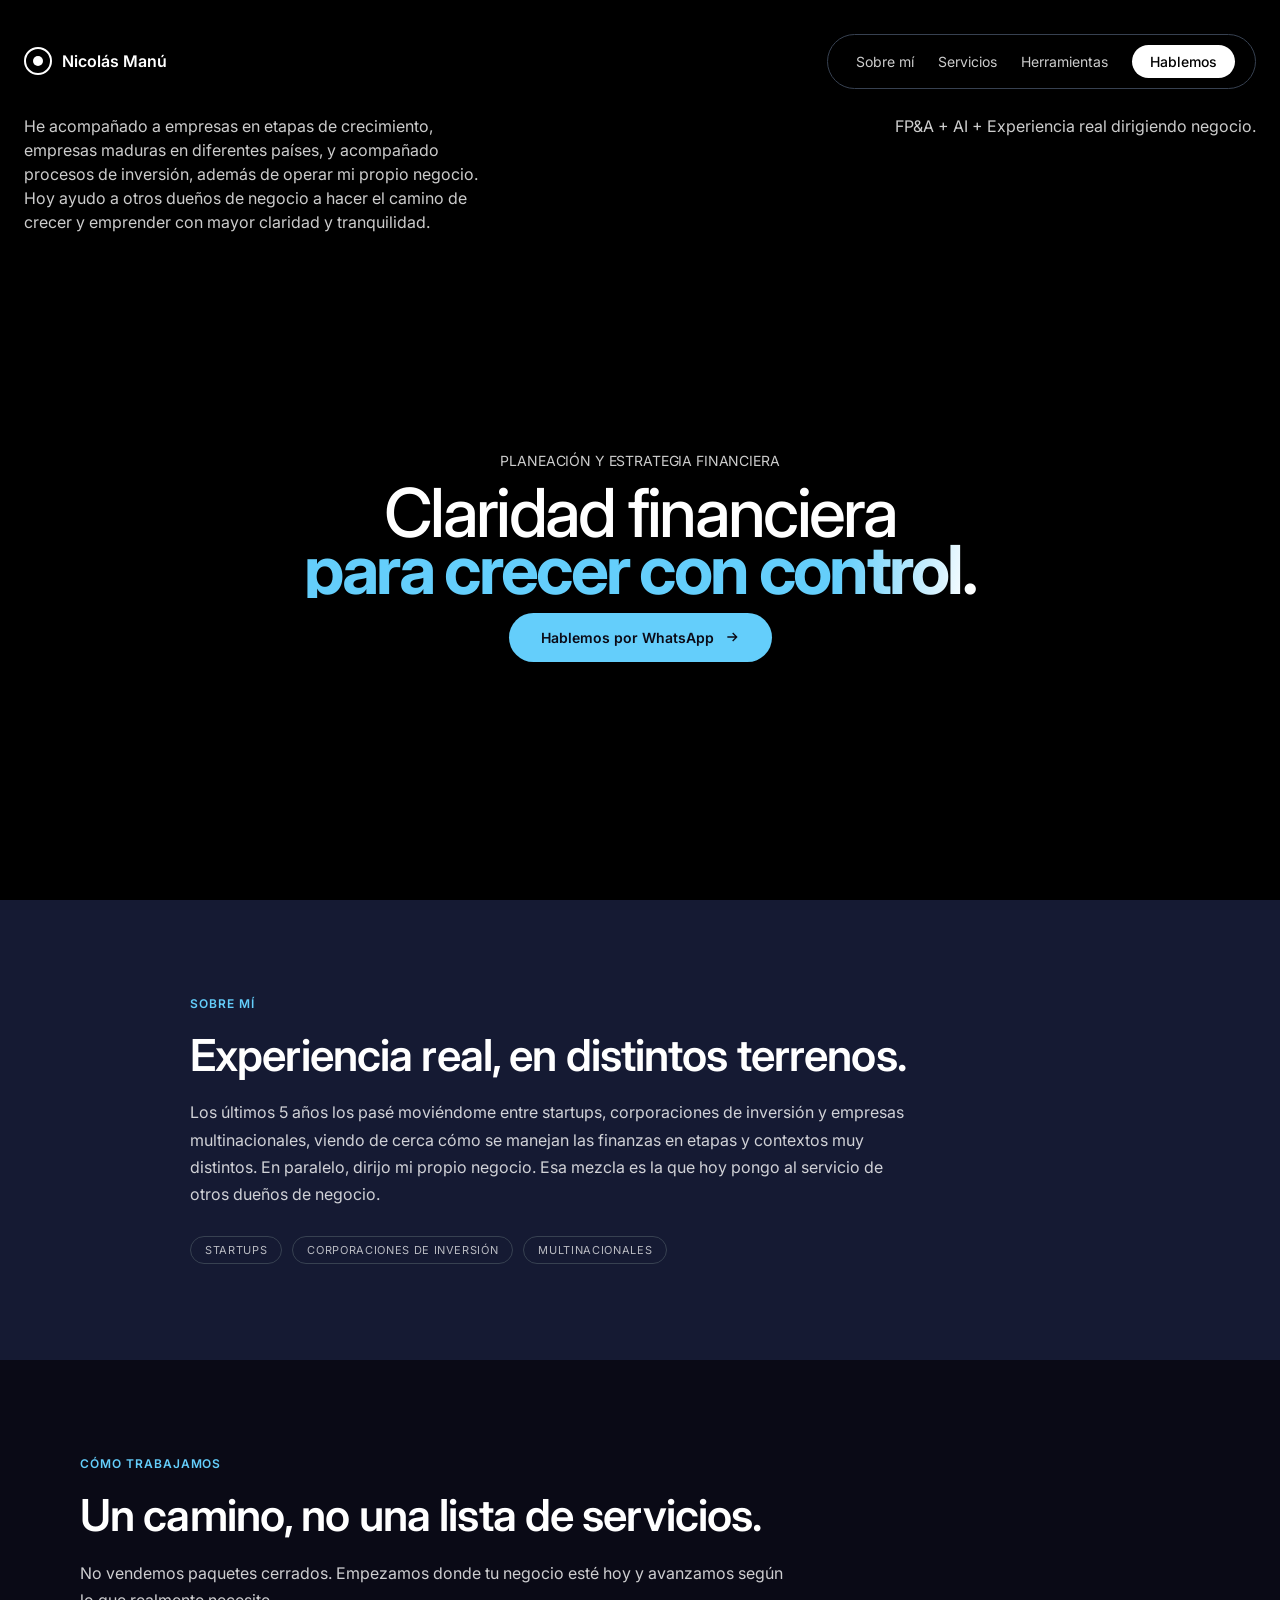
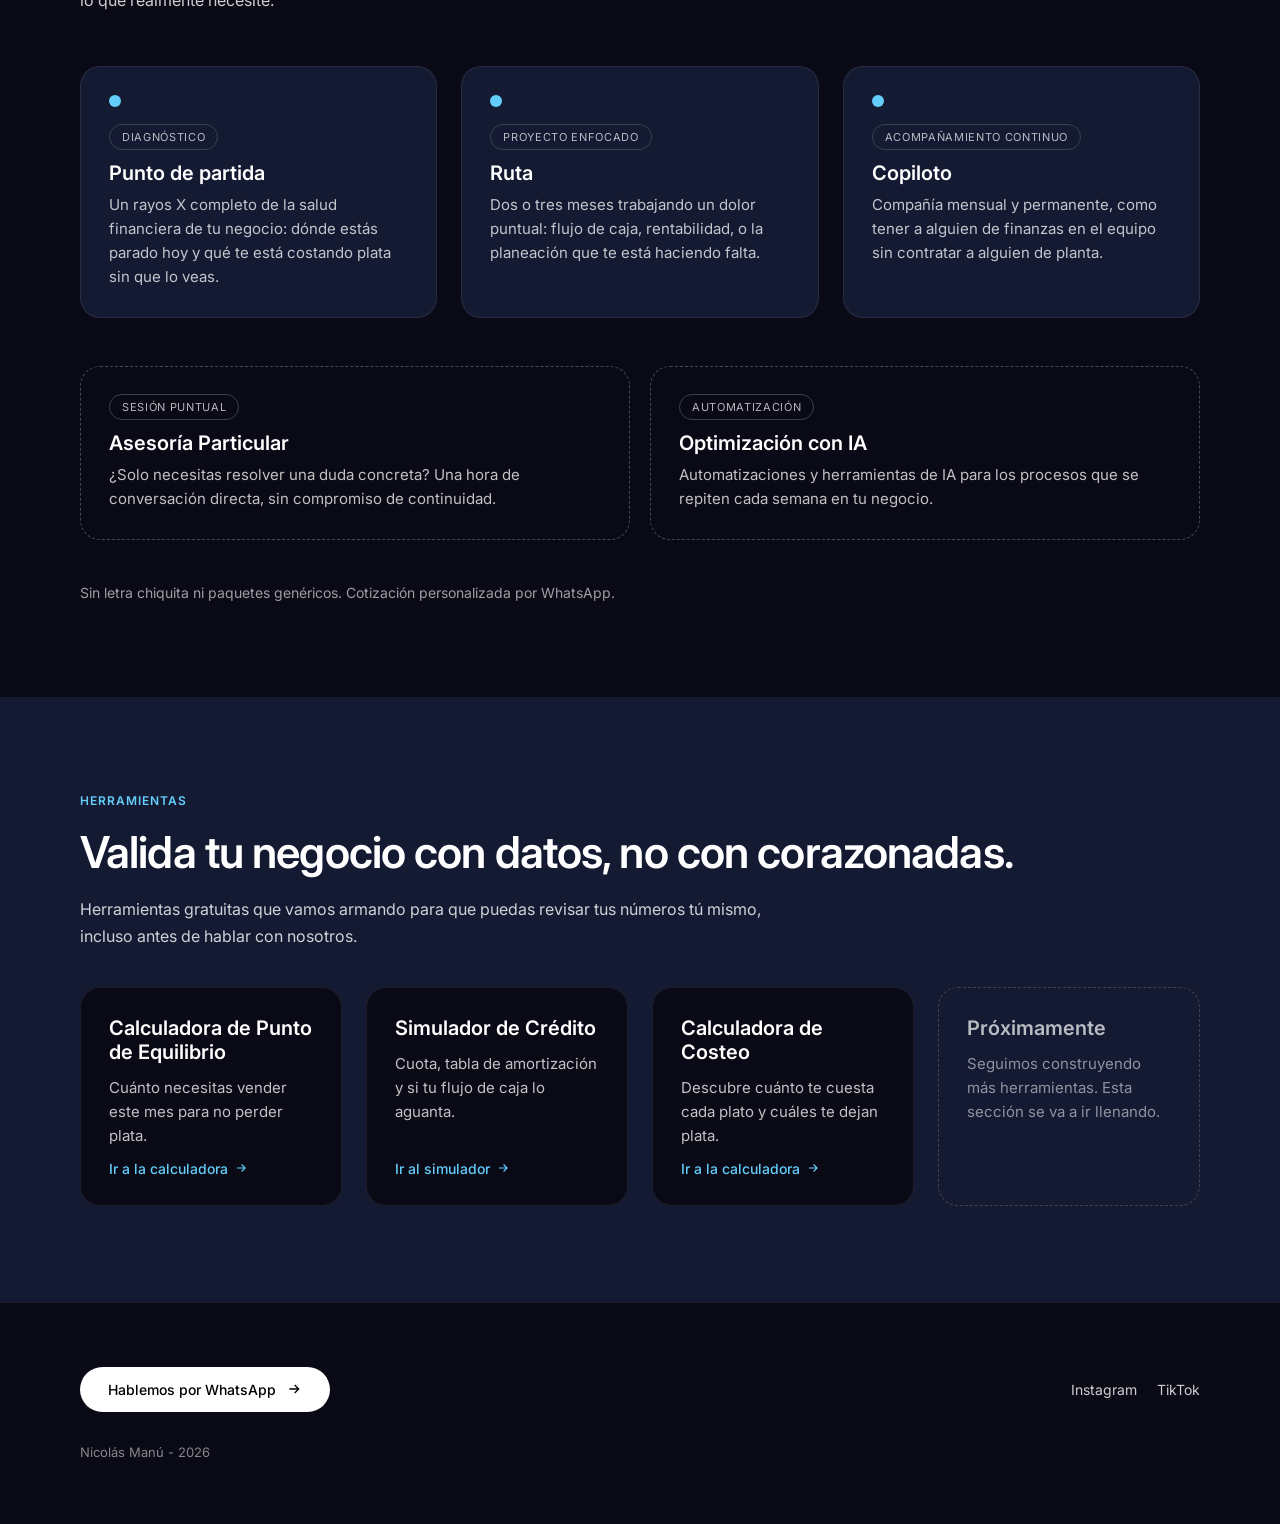
<file: index.html>
<!DOCTYPE html>
<html lang="es">
<head>
<meta charset="UTF-8">
<meta name="viewport" content="width=device-width, initial-scale=1.0">
<title>Nicolás Manú | Planeación y Estrategia Financiera</title>
<meta name="description" content="Planeación y estrategia financiera para dueños de negocio en Colombia. Claridad sobre tus números para crecer con control, sin letra chiquita ni paquetes cerrados.">
<link rel="canonical" href="https://nicolasmanu.netlify.app/">
<link rel="icon" href="/favicon.svg" type="image/svg+xml">
<link rel="icon" href="/favicon.png" type="image/png" sizes="32x32">
<link rel="apple-touch-icon" href="/apple-touch-icon.png">
<meta name="theme-color" content="#0A0A16">
<meta property="og:type" content="website">
<meta property="og:locale" content="es_CO">
<meta property="og:site_name" content="Nicolás Manú">
<meta property="og:title" content="Nicolás Manú | Planeación y Estrategia Financiera">
<meta property="og:description" content="Planeación y estrategia financiera para dueños de negocio en Colombia. Claridad sobre tus números para crecer con control, sin letra chiquita ni paquetes cerrados.">
<meta property="og:url" content="https://nicolasmanu.netlify.app/">
<meta property="og:image" content="https://nicolasmanu.netlify.app/og-image.png">
<meta property="og:image:width" content="1200">
<meta property="og:image:height" content="630">
<meta property="og:image:alt" content="Nicolás Manú: claridad financiera para crecer con control.">
<meta name="twitter:card" content="summary_large_image">
<meta name="twitter:title" content="Nicolás Manú | Planeación y Estrategia Financiera">
<meta name="twitter:description" content="Planeación y estrategia financiera para dueños de negocio en Colombia. Claridad sobre tus números para crecer con control, sin letra chiquita ni paquetes cerrados.">
<meta name="twitter:image" content="https://nicolasmanu.netlify.app/og-image.png">
<link rel="preconnect" href="https://fonts.googleapis.com">
<link rel="preconnect" href="https://fonts.gstatic.com" crossorigin>
<link href="https://fonts.googleapis.com/css2?family=Inter:wght@400;500;600;700&display=swap" rel="stylesheet">
<link rel="stylesheet" href="/assets/css/main.css">
</head>
<body>

<section class="hero">
  <video class="hero-video" id="heroVideo" autoplay loop muted playsinline src="https://d8j0ntlcm91z4.cloudfront.net/user_38xzZboKViGWJOttwIXH07lWA1P/hf_20260328_105406_16f4600d-7a92-4292-b96e-b19156c7830a.mp4"></video>
  <div class="hero-overlay"></div>
  <div class="hero-inner">
    <nav>
      <div class="logo">
        <div class="logo-dot"><span></span></div>
        <span class="logo-text">Nicolás Manú</span>
      </div>
      <div class="nav-pill">
        <a href="#sobre-mi">Sobre mí</a>
        <a href="#como-trabajamos">Servicios</a>
        <a href="#herramientas">Herramientas</a>
        <a href="https://wa.me/573503462481?text=Hola%20Nicol%C3%A1s%2C%20vi%20tu%20p%C3%A1gina%20y%20me%20gustar%C3%ADa%20conversar%20sobre%20tus%20servicios%2C%20gracias%21" class="nav-cta" id="wa-nav">Hablemos</a>
      </div>
      <button class="hamburger" id="menuBtn" type="button" aria-label="Abrir menú" aria-expanded="false" aria-controls="mobileMenu">
        <svg width="26" height="26" viewBox="0 0 24 24" fill="none" stroke="#fff" stroke-width="2"><path d="M4 6h16M4 12h16M4 18h16"/></svg>
      </button>
    </nav>
    <div class="mobile-menu" id="mobileMenu">
      <a href="#sobre-mi">Sobre mí</a>
      <a href="#como-trabajamos">Servicios</a>
      <a href="#herramientas">Herramientas</a>
      <a href="https://wa.me/573503462481?text=Hola%20Nicol%C3%A1s%2C%20vi%20tu%20p%C3%A1gina%20y%20me%20gustar%C3%ADa%20conversar%20sobre%20tus%20servicios%2C%20gracias%21" class="nav-cta" id="wa-nav-mobile">Hablemos</a>
    </div>

    <div class="top-cols">
      <p class="left">He acompañado a empresas en etapas de crecimiento, empresas maduras en diferentes países, y acompañado procesos de inversión, además de operar mi propio negocio. Hoy ayudo a otros dueños de negocio a hacer el camino de crecer y emprender con mayor claridad y tranquilidad.</p>
      <p class="right">FP&amp;A + AI + Experiencia real dirigiendo negocio.</p>
    </div>

    <div class="hero-center">
      <p class="eyebrow">Planeación y estrategia financiera</p>
      <h1>
        <span class="line1">Claridad financiera</span>
        <span class="line2">para crecer con control.</span>
      </h1>
      <a href="https://wa.me/573503462481?text=Hola%20Nicol%C3%A1s%2C%20vi%20tu%20p%C3%A1gina%20y%20me%20gustar%C3%ADa%20conversar%20sobre%20tus%20servicios%2C%20gracias%21" class="cta-hero" id="wa-hero">
        Hablemos por WhatsApp
        <svg width="16" height="16" viewBox="0 0 24 24" fill="none" stroke="currentColor" stroke-width="2"><path d="M5 12h14M13 6l6 6-6 6"/></svg>
      </a>
    </div>
  </div>
</section>

<section id="sobre-mi">
  <div class="section-inner">
    <p class="eyebrow-section">Sobre mí</p>
    <h2>Experiencia real, en distintos terrenos.</h2>
    <p class="section-body">Los últimos 5 años los pasé moviéndome entre startups, corporaciones de inversión y empresas multinacionales, viendo de cerca cómo se manejan las finanzas en etapas y contextos muy distintos. En paralelo, dirijo mi propio negocio. Esa mezcla es la que hoy pongo al servicio de otros dueños de negocio.</p>
    <div class="badges">
      <span class="badge">Startups</span>
      <span class="badge">Corporaciones de inversión</span>
      <span class="badge">Multinacionales</span>
    </div>
  </div>
</section>

<section id="como-trabajamos">
  <div class="section-inner wide">
    <p class="eyebrow-section">Cómo trabajamos</p>
    <h2>Un camino, no una lista de servicios.</h2>
    <p class="section-body">No vendemos paquetes cerrados. Empezamos donde tu negocio esté hoy y avanzamos según lo que realmente necesite.</p>

    <div class="path-grid">
      <div class="path-card">
        <div class="path-dot"></div>
        <span class="path-tag">Diagnóstico</span>
        <h3>Punto de partida</h3>
        <p>Un rayos X completo de la salud financiera de tu negocio: dónde estás parado hoy y qué te está costando plata sin que lo veas.</p>
      </div>
      <div class="path-card">
        <div class="path-dot"></div>
        <span class="path-tag">Proyecto enfocado</span>
        <h3>Ruta</h3>
        <p>Dos o tres meses trabajando un dolor puntual: flujo de caja, rentabilidad, o la planeación que te está haciendo falta.</p>
      </div>
      <div class="path-card">
        <div class="path-dot"></div>
        <span class="path-tag">Acompañamiento continuo</span>
        <h3>Copiloto</h3>
        <p>Compañía mensual y permanente, como tener a alguien de finanzas en el equipo sin contratar a alguien de planta.</p>
      </div>
    </div>

    <div class="aparte-row">
      <div class="aparte-card">
        <span class="path-tag">Sesión puntual</span>
        <h3>Asesoría Particular</h3>
        <p>¿Solo necesitas resolver una duda concreta? Una hora de conversación directa, sin compromiso de continuidad.</p>
      </div>
      <div class="aparte-card">
        <span class="path-tag">Automatización</span>
        <h3>Optimización con IA</h3>
        <p>Automatizaciones y herramientas de IA para los procesos que se repiten cada semana en tu negocio.</p>
      </div>
    </div>

    <p class="cierre">Sin letra chiquita ni paquetes genéricos. Cotización personalizada por WhatsApp.</p>
  </div>
</section>

<section id="herramientas">
  <div class="section-inner wide">
    <p class="eyebrow-section">Herramientas</p>
    <h2>Valida tu negocio con datos, no con corazonadas.</h2>
    <p class="section-body">Herramientas gratuitas que vamos armando para que puedas revisar tus números tú mismo, incluso antes de hablar con nosotros.</p>

    <div class="tools-grid">
      <div class="tool-card">
        <h3>Calculadora de Punto de Equilibrio</h3>
        <p>Cuánto necesitas vender este mes para no perder plata.</p>
        <a href="/herramientas/punto-de-equilibrio/" class="tool-link">Ir a la calculadora
          <svg width="14" height="14" viewBox="0 0 24 24" fill="none" stroke="currentColor" stroke-width="2"><path d="M5 12h14M13 6l6 6-6 6"/></svg>
        </a>
      </div>
      <div class="tool-card">
        <h3>Simulador de Crédito</h3>
        <p>Cuota, tabla de amortización y si tu flujo de caja lo aguanta.</p>
        <a href="/herramientas/simulador-credito/" class="tool-link">Ir al simulador
          <svg width="14" height="14" viewBox="0 0 24 24" fill="none" stroke="currentColor" stroke-width="2"><path d="M5 12h14M13 6l6 6-6 6"/></svg>
        </a>
      </div>
      <div class="tool-card">
        <h3>Calculadora de Costeo</h3>
        <p>Descubre cuánto te cuesta cada plato y cuáles te dejan plata.</p>
        <a href="/herramientas/costeo/" class="tool-link">Ir a la calculadora
          <svg width="14" height="14" viewBox="0 0 24 24" fill="none" stroke="currentColor" stroke-width="2"><path d="M5 12h14M13 6l6 6-6 6"/></svg>
        </a>
      </div>
      <div class="tool-card tool-ghost">
        <h3>Próximamente</h3>
        <p>Seguimos construyendo más herramientas. Esta sección se va a ir llenando.</p>
      </div>
    </div>
  </div>
</section>

<footer id="contacto">
  <div class="footer-wrap">
    <div class="footer-top">
      <a href="https://wa.me/573503462481?text=Hola%20Nicol%C3%A1s%2C%20vi%20tu%20p%C3%A1gina%20y%20me%20gustar%C3%ADa%20conversar%20sobre%20tus%20servicios%2C%20gracias%21" class="footer-cta" id="wa-footer">
        Hablemos por WhatsApp
        <svg width="16" height="16" viewBox="0 0 24 24" fill="none" stroke="currentColor" stroke-width="2"><path d="M5 12h14M13 6l6 6-6 6"/></svg>
      </a>
      <div class="footer-social">
        <a href="https://www.instagram.com/nico.nomics/" target="_blank" rel="noopener">Instagram</a>
        <a href="https://www.tiktok.com/@nico.nomics_" target="_blank" rel="noopener">TikTok</a>
      </div>
    </div>
    <p class="credit">Nicolás Manú - 2026</p>
  </div>
</footer>

<script src="/assets/js/main.js" defer></script>
</body>
</html>
</file>
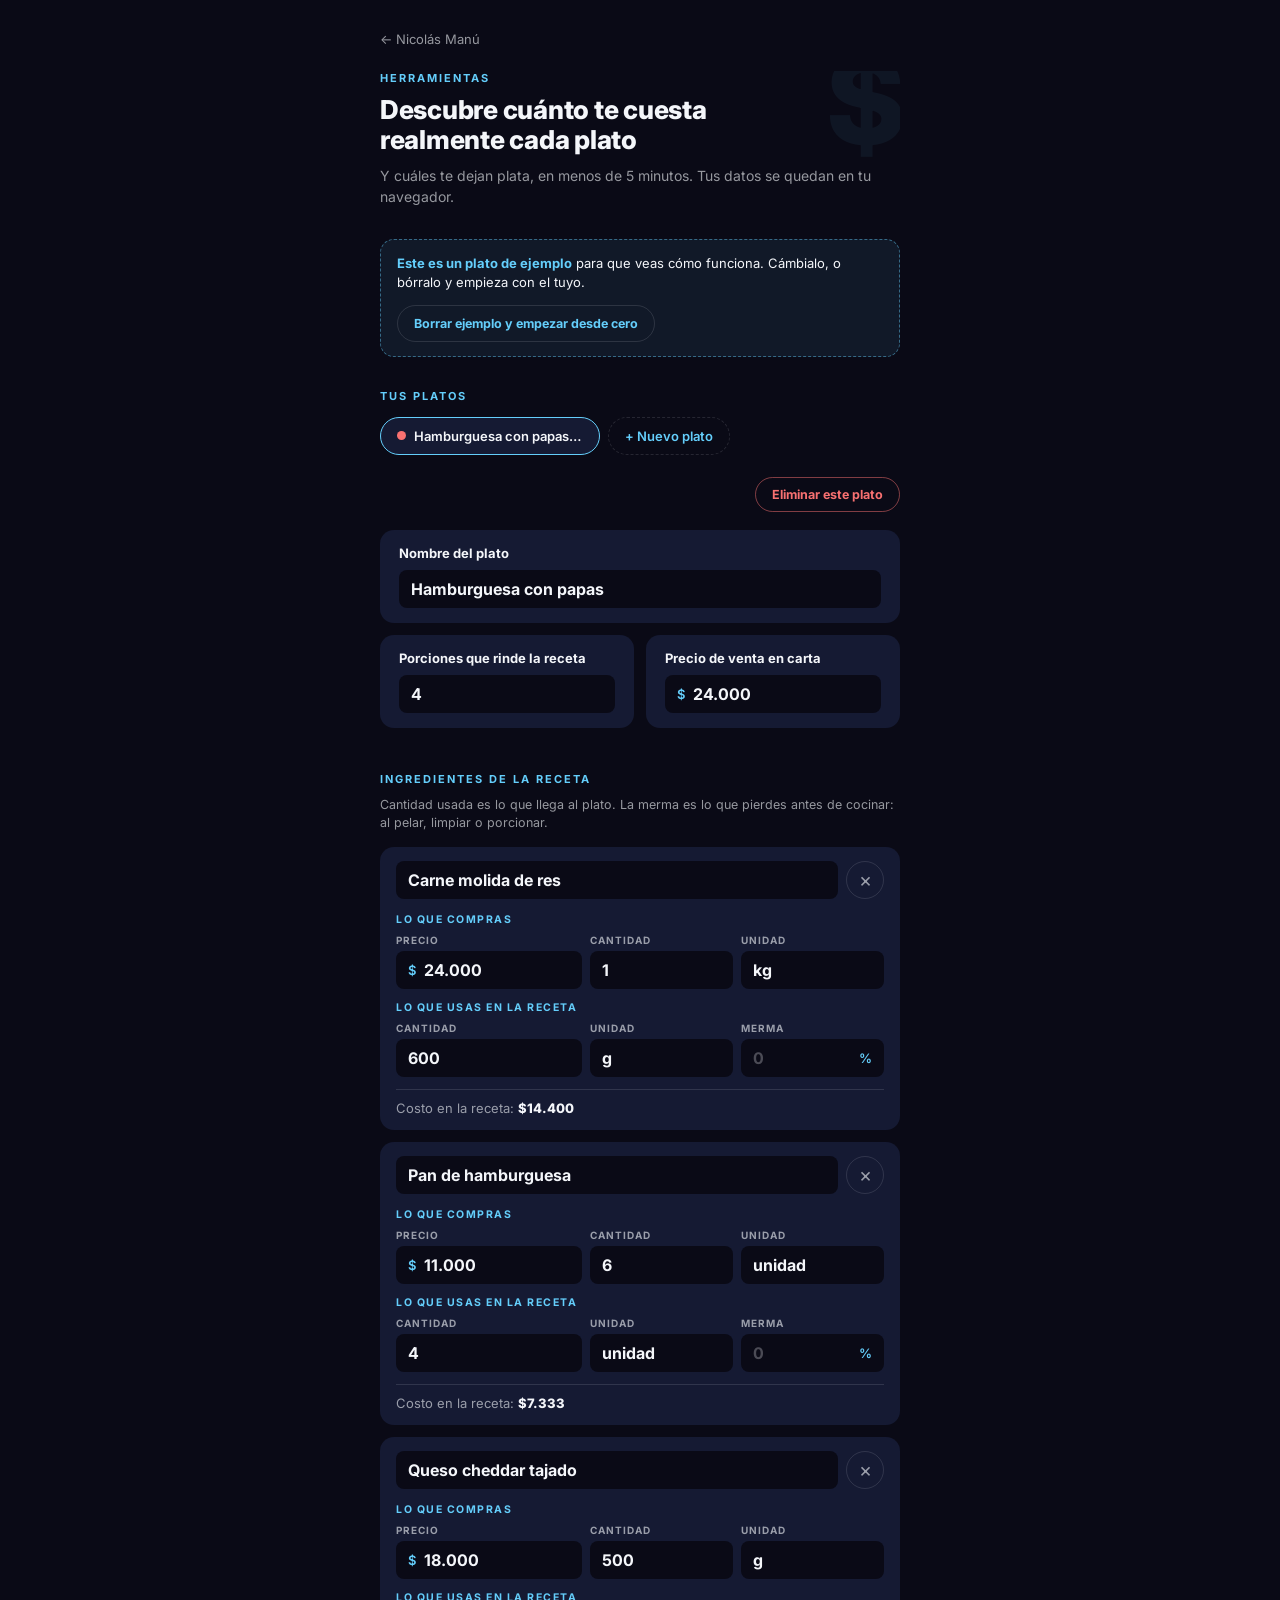
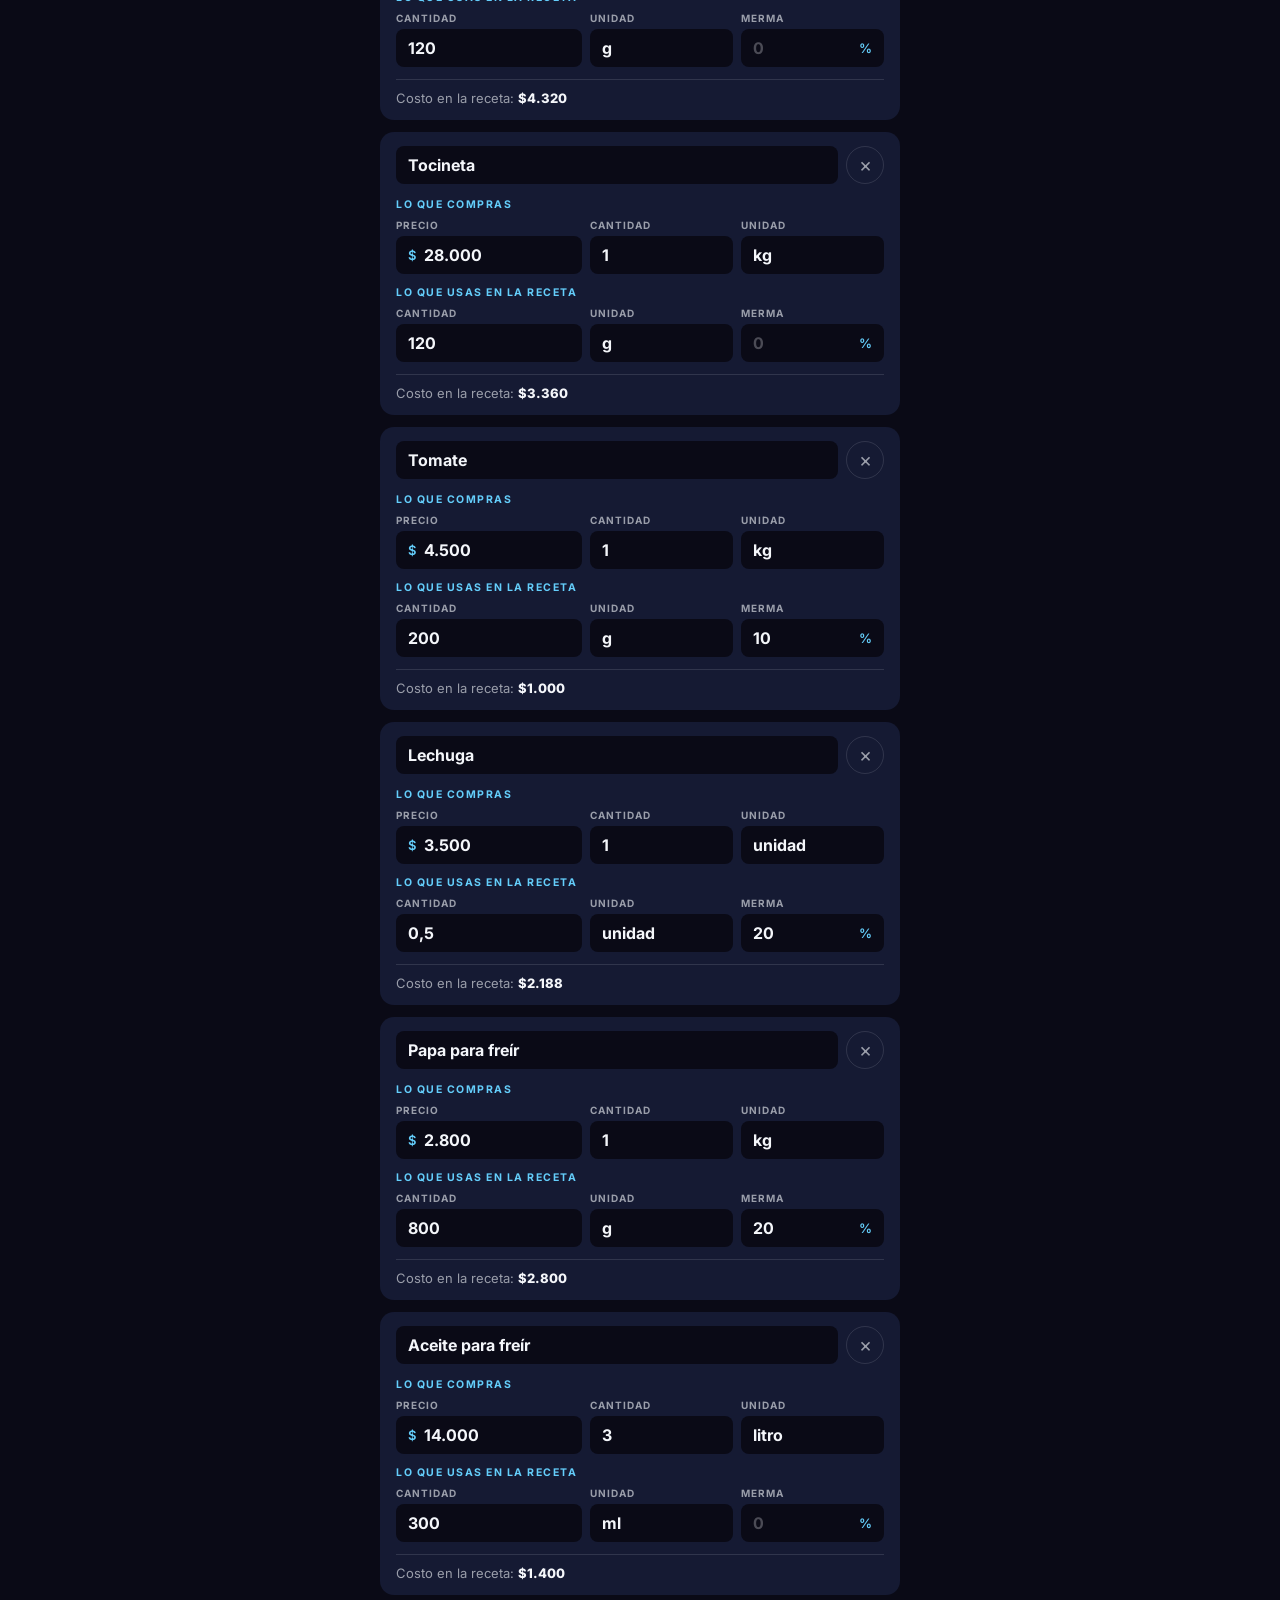
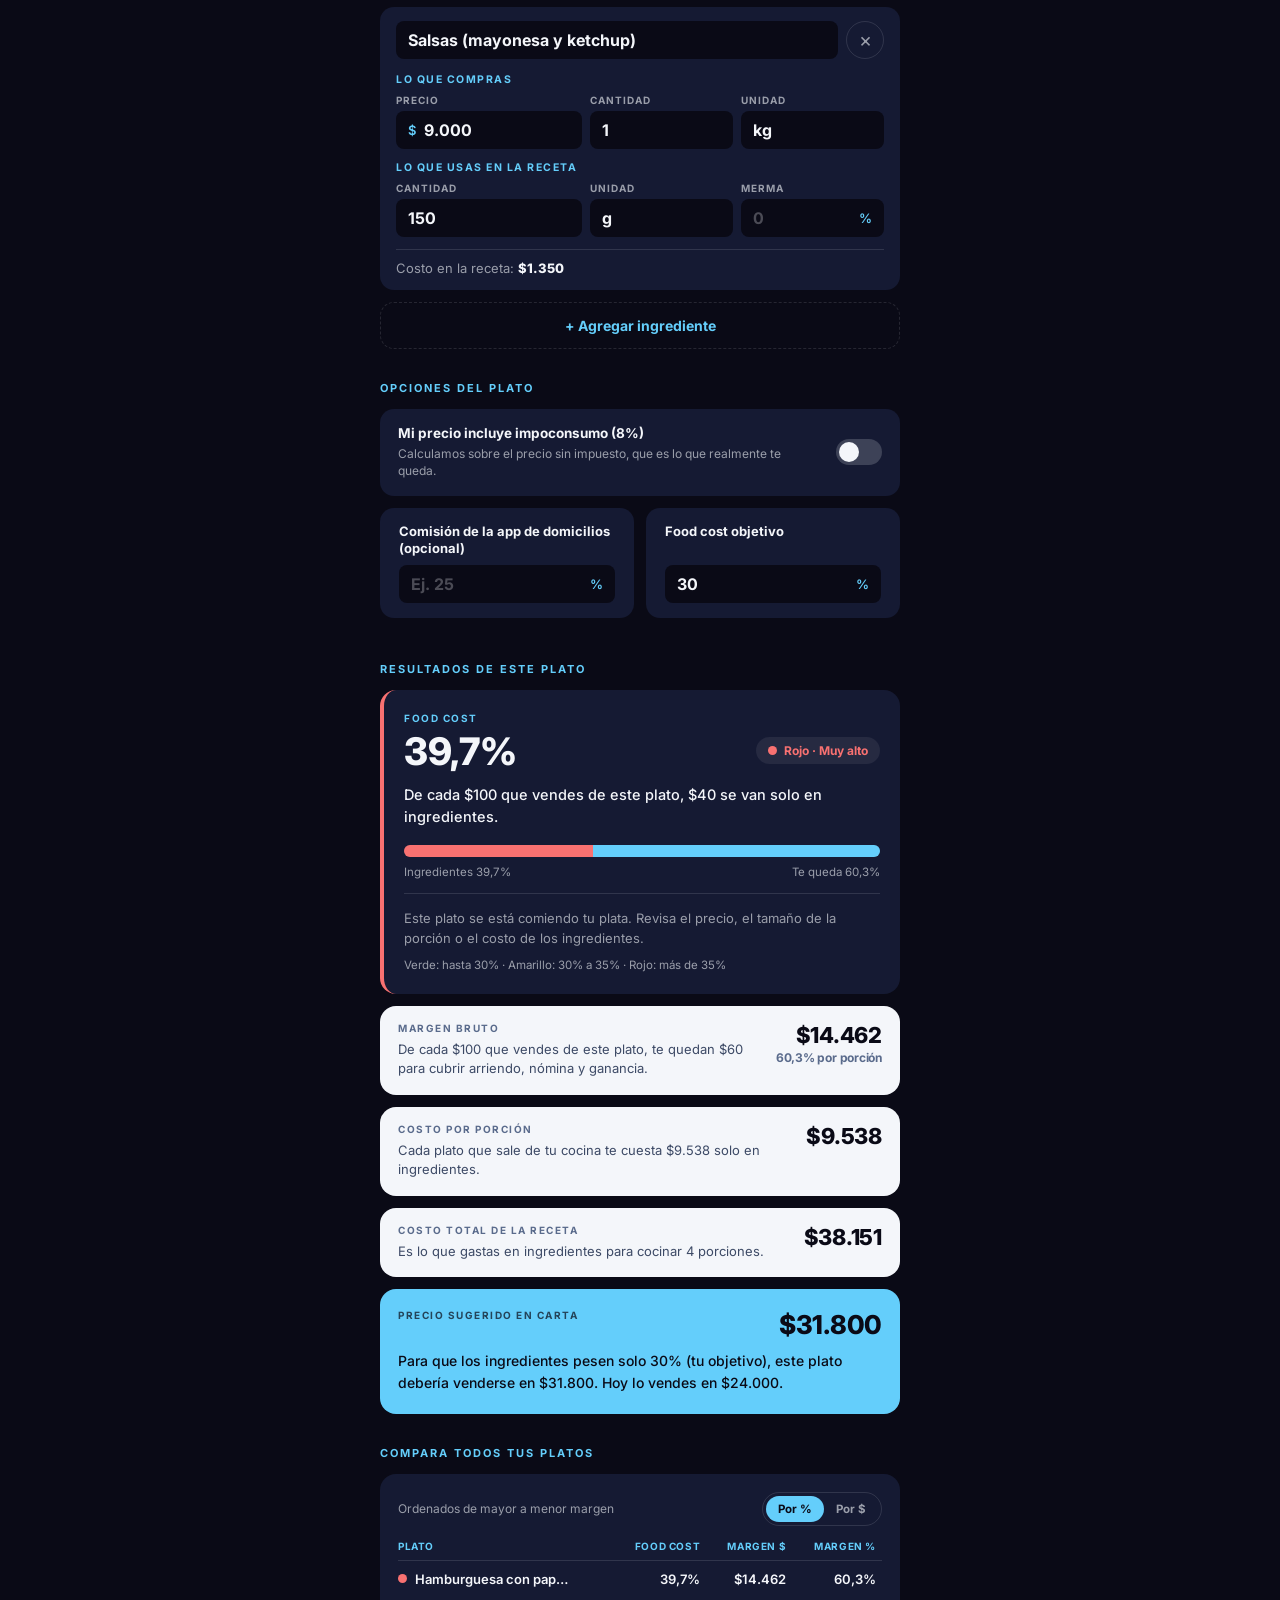
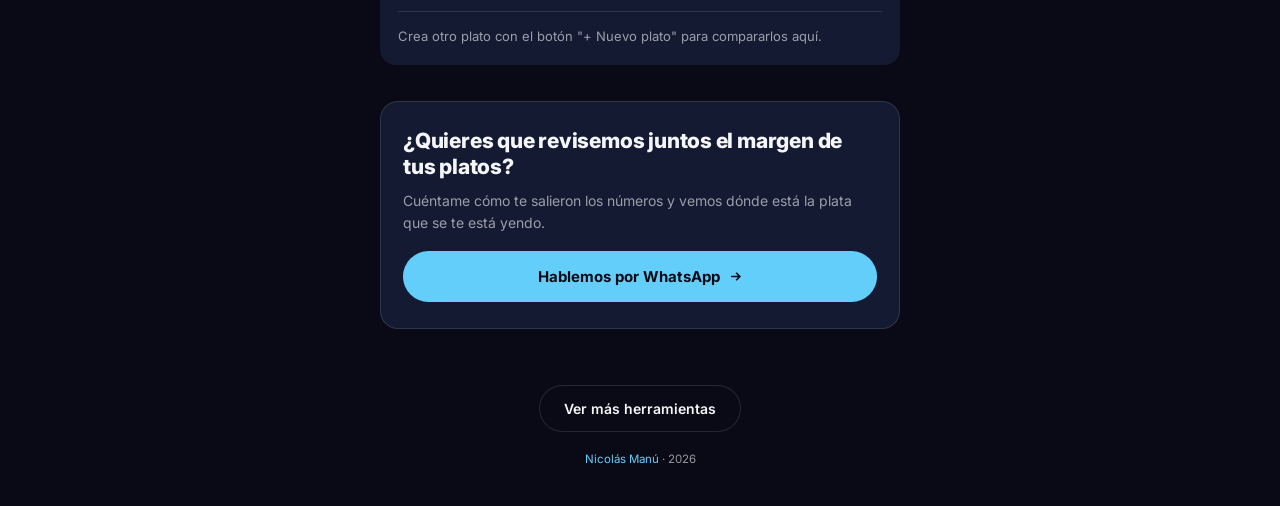
<file: herramientas/costeo/index.html>
<!DOCTYPE html>
<html lang="es">
<head>
<meta charset="UTF-8">
<meta name="viewport" content="width=device-width, initial-scale=1.0">
<title>Calculadora de Costeo | Nicolás Manú</title>
<meta name="description" content="Descubre cuánto te cuesta realmente cada plato y cuáles te dejan plata. Gratis y en menos de 5 minutos.">
<link rel="canonical" href="https://nicolasmanu.netlify.app/herramientas/costeo/">
<link rel="icon" href="/favicon.svg" type="image/svg+xml">
<link rel="icon" href="/favicon.png" type="image/png" sizes="32x32">
<link rel="apple-touch-icon" href="/apple-touch-icon.png">
<meta name="theme-color" content="#0A0A16">
<meta property="og:type" content="website">
<meta property="og:locale" content="es_CO">
<meta property="og:site_name" content="Nicolás Manú">
<meta property="og:title" content="Calculadora de Costeo | Nicolás Manú">
<meta property="og:description" content="Descubre cuánto te cuesta realmente cada plato y cuáles te dejan plata. Gratis y en menos de 5 minutos.">
<meta property="og:url" content="https://nicolasmanu.netlify.app/herramientas/costeo/">
<meta property="og:image" content="https://nicolasmanu.netlify.app/og-image.png">
<meta property="og:image:width" content="1200">
<meta property="og:image:height" content="630">
<meta property="og:image:alt" content="Nicolás Manú: claridad financiera para crecer con control.">
<meta name="twitter:card" content="summary_large_image">
<meta name="twitter:title" content="Calculadora de Costeo | Nicolás Manú">
<meta name="twitter:description" content="Descubre cuánto te cuesta realmente cada plato y cuáles te dejan plata. Gratis y en menos de 5 minutos.">
<meta name="twitter:image" content="https://nicolasmanu.netlify.app/og-image.png">
<link rel="preconnect" href="https://fonts.googleapis.com">
<link rel="preconnect" href="https://fonts.gstatic.com" crossorigin>
<link href="https://fonts.googleapis.com/css2?family=Inter:wght@400;500;600;700;800&display=swap" rel="stylesheet">
<link rel="stylesheet" href="style.css">
<script src="script.js" defer></script>
</head>
<body>

<div class="container">

  <a href="/" class="back-link">← Nicolás Manú</a>

  <div class="header">
    <div class="header-label">Herramientas</div>
    <h1 class="header-title">Descubre cuánto te cuesta realmente cada plato</h1>
    <p class="header-sub">Y cuáles te dejan plata, en menos de 5 minutos. Tus datos se quedan en tu navegador.</p>
  </div>

  <div class="demo-banner" id="demoBanner" hidden>
    <p class="demo-text"><b>Este es un plato de ejemplo</b> para que veas cómo funciona. Cámbialo, o bórralo y empieza con el tuyo.</p>
    <button type="button" class="btn-ghost" id="btnBorrarDemo">Borrar ejemplo y empezar desde cero</button>
  </div>

  <div class="demo-banner" id="vacioBanner" hidden>
    <p class="demo-text"><b>Empieza con tu primer plato.</b> Llena los datos de abajo, o mira cómo funciona con un plato de ejemplo.</p>
    <button type="button" class="btn-ghost" id="btnCargarDemo">Ver plato de ejemplo</button>
  </div>

  <span class="section-label">Tus platos</span>
  <div class="chips" id="chips"></div>

  <div class="danger-row">
    <button type="button" class="btn-link" id="btnEliminar">Eliminar este plato</button>
    <div class="confirm-del" id="confirmDel" hidden>
      <span class="confirm-text">¿Eliminar este plato?</span>
      <button type="button" class="btn-danger" id="btnConfirmarEliminar">Sí, eliminar</button>
      <button type="button" class="btn-ghost-sm" id="btnCancelarEliminar">Cancelar</button>
    </div>
  </div>

  <div class="field">
    <label class="field-name" for="fNombre">Nombre del plato</label>
    <div class="input-wrap">
      <input type="text" id="fNombre" data-field="nombre" maxlength="40" placeholder="Ej. Bandeja paisa" autocomplete="off">
    </div>
  </div>

  <div class="grid-2">
    <div class="field">
      <label class="field-name" for="fPorciones">Porciones que rinde la receta</label>
      <div class="input-wrap">
        <input type="text" id="fPorciones" data-field="porciones" data-kind="int" inputmode="numeric" placeholder="Ej. 4" autocomplete="off">
      </div>
    </div>
    <div class="field">
      <label class="field-name" for="fPrecio">Precio de venta en carta</label>
      <div class="input-wrap">
        <span class="unit prefix">$</span>
        <input type="text" id="fPrecio" data-field="precio" data-kind="money" inputmode="numeric" placeholder="0" autocomplete="off">
      </div>
    </div>
  </div>

  <span class="section-label">Ingredientes de la receta</span>
  <p class="hint">Cantidad usada es lo que llega al plato. La merma es lo que pierdes antes de cocinar: al pelar, limpiar o porcionar.</p>
  <div id="ingList"></div>
  <button type="button" class="btn-add" id="btnAddIng">+ Agregar ingrediente</button>

  <span class="section-label">Opciones del plato</span>

  <label class="switch">
    <span class="switch-text">
      <b>Mi precio incluye impoconsumo (8%)</b>
      <small>Calculamos sobre el precio sin impuesto, que es lo que realmente te queda.</small>
    </span>
    <input type="checkbox" id="fImpo" data-field="impo">
    <span class="track"></span>
  </label>

  <div class="grid-2">
    <div class="field">
      <label class="field-name" for="fComision">Comisión de la app de domicilios (opcional)</label>
      <div class="input-wrap">
        <input type="text" id="fComision" data-field="comision" data-kind="pct" inputmode="decimal" placeholder="Ej. 25" autocomplete="off">
        <span class="unit suffix">%</span>
      </div>
    </div>
    <div class="field">
      <label class="field-name" for="fObjetivo">Food cost objetivo</label>
      <div class="input-wrap">
        <input type="text" id="fObjetivo" data-field="objetivo" data-kind="pct" inputmode="decimal" placeholder="30" autocomplete="off">
        <span class="unit suffix">%</span>
      </div>
    </div>
  </div>

  <span class="section-label">Resultados de este plato</span>
  <div id="resultados"></div>

  <span class="section-label">Compara todos tus platos</span>
  <div id="comparacion"></div>

  <div class="cta-block">
    <h2 class="cta-title">¿Quieres que revisemos juntos el margen de tus platos?</h2>
    <p class="cta-text">Cuéntame cómo te salieron los números y vemos dónde está la plata que se te está yendo.</p>
    <a href="https://wa.me/573503462481?text=Hola%20Nicol%C3%A1s%2C%20vi%20tu%20p%C3%A1gina%20y%20me%20gustar%C3%ADa%20conversar%20sobre%20tus%20servicios%2C%20gracias%21" class="btn-wa" id="ctaWhatsapp">
      Hablemos por WhatsApp
      <svg width="15" height="15" viewBox="0 0 24 24" fill="none" stroke="currentColor" stroke-width="2.5" aria-hidden="true"><path d="M5 12h14M13 6l6 6-6 6"></path></svg>
    </a>
  </div>

</div>

<div class="footer">
  <a href="/#herramientas" class="footer-cta">Ver más herramientas</a>
  <div class="footer-credit"><span>Nicolás Manú</span> · 2026</div>
</div>

</body>
</html>
</file>
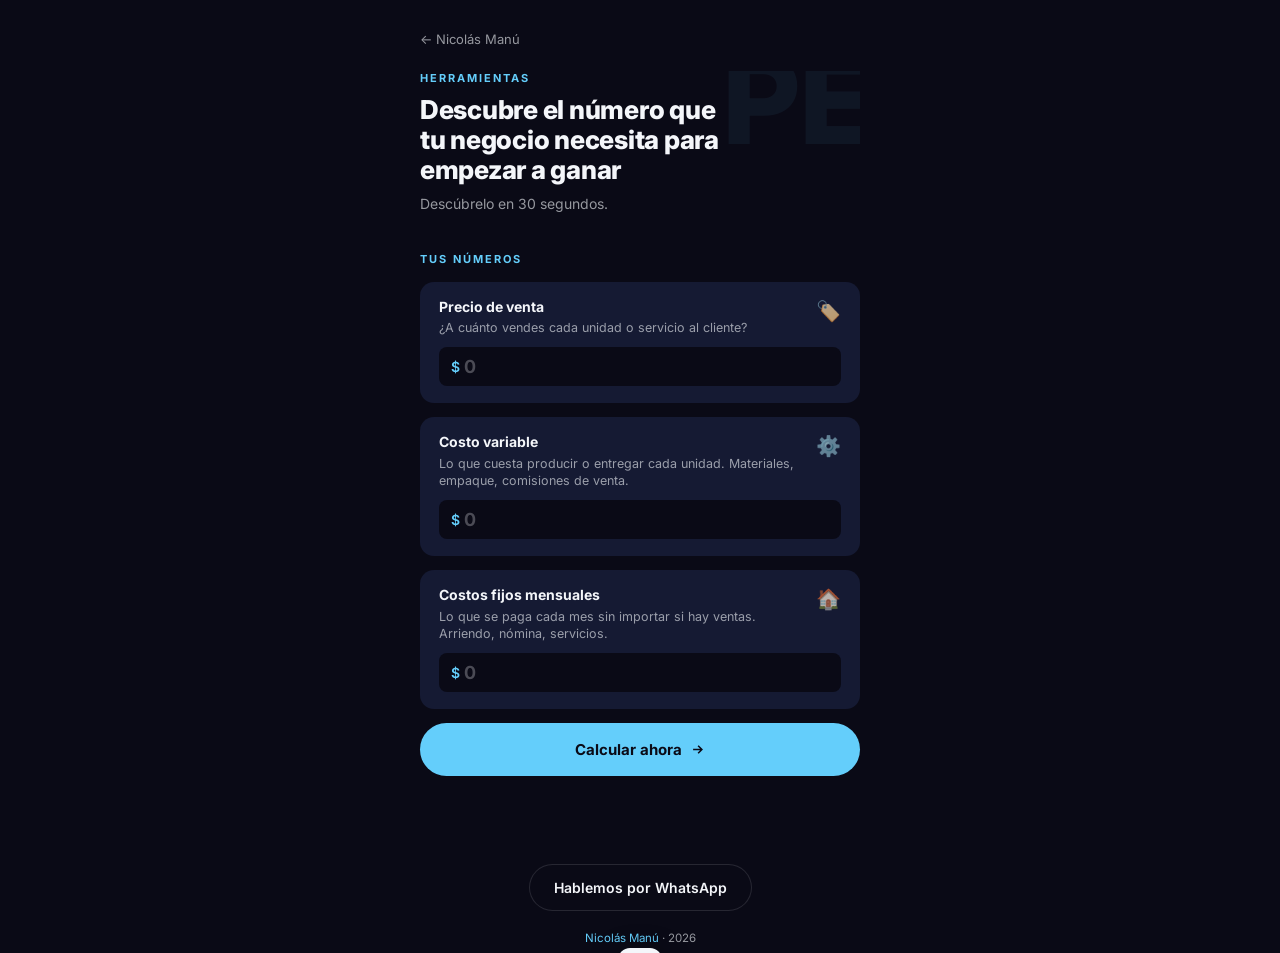
<file: herramientas/punto-de-equilibrio/index.html>
<!DOCTYPE html>
<html lang="es">
<head>
<meta charset="UTF-8">
<meta name="viewport" content="width=device-width, initial-scale=1.0">
<title>Calculadora de Punto de Equilibrio | Nicolás Manú</title>
<meta name="description" content="Calcula cuánto necesitas vender este mes para no perder plata. Herramienta gratuita, sin registro.">
<link rel="canonical" href="https://nicolasmanu.netlify.app/herramientas/punto-de-equilibrio/">
<link rel="icon" href="/favicon.svg" type="image/svg+xml">
<link rel="icon" href="/favicon.png" type="image/png" sizes="32x32">
<link rel="apple-touch-icon" href="/apple-touch-icon.png">
<meta name="theme-color" content="#0A0A16">
<meta property="og:type" content="website">
<meta property="og:locale" content="es_CO">
<meta property="og:site_name" content="Nicolás Manú">
<meta property="og:title" content="Calculadora de Punto de Equilibrio | Nicolás Manú">
<meta property="og:description" content="Calcula cuánto necesitas vender este mes para no perder plata. Herramienta gratuita, sin registro.">
<meta property="og:url" content="https://nicolasmanu.netlify.app/herramientas/punto-de-equilibrio/">
<meta property="og:image" content="https://nicolasmanu.netlify.app/og-image.png">
<meta property="og:image:width" content="1200">
<meta property="og:image:height" content="630">
<meta property="og:image:alt" content="Nicolás Manú: claridad financiera para crecer con control.">
<meta name="twitter:card" content="summary_large_image">
<meta name="twitter:title" content="Calculadora de Punto de Equilibrio | Nicolás Manú">
<meta name="twitter:description" content="Calcula cuánto necesitas vender este mes para no perder plata. Herramienta gratuita, sin registro.">
<meta name="twitter:image" content="https://nicolasmanu.netlify.app/og-image.png">
<link rel="preconnect" href="https://fonts.googleapis.com">
<link rel="preconnect" href="https://fonts.gstatic.com" crossorigin>
<link href="https://fonts.googleapis.com/css2?family=Inter:wght@400;500;600;700;800&display=swap" rel="stylesheet">
<link rel="stylesheet" href="style.css">
</head>
<body>

<div class="container">

  <a href="/" class="back-link">← Nicolás Manú</a>

  <div class="header">
    <div class="header-label">Herramientas</div>
    <div class="header-title">Descubre el número que tu negocio necesita para empezar a ganar</div>
    <div class="header-sub">Descúbrelo en 30 segundos.</div>
  </div>

  <span class="section-label">Tus números</span>

  <div class="field">
    <div class="field-header">
      <div>
        <div class="field-name">Precio de venta</div>
        <div class="field-desc">¿A cuánto vendes cada unidad o servicio al cliente?</div>
      </div>
      <div class="field-icon">🏷️</div>
    </div>
    <div class="input-wrap">
      <span class="currency">$</span>
      <input type="text" id="precio" placeholder="0" inputmode="numeric">
    </div>
  </div>

  <div class="field">
    <div class="field-header">
      <div>
        <div class="field-name">Costo variable</div>
        <div class="field-desc">Lo que cuesta producir o entregar cada unidad. Materiales, empaque, comisiones de venta.</div>
      </div>
      <div class="field-icon">⚙️</div>
    </div>
    <div class="input-wrap">
      <span class="currency">$</span>
      <input type="text" id="costoVar" placeholder="0" inputmode="numeric">
    </div>
  </div>

  <div class="field">
    <div class="field-header">
      <div>
        <div class="field-name">Costos fijos mensuales</div>
        <div class="field-desc">Lo que se paga cada mes sin importar si hay ventas. Arriendo, nómina, servicios.</div>
      </div>
      <div class="field-icon">🏠</div>
    </div>
    <div class="input-wrap">
      <span class="currency">$</span>
      <input type="text" id="costosFijos" placeholder="0" inputmode="numeric">
    </div>
  </div>

  <button class="btn-calcular" id="btnCalcular">
    Calcular ahora
    <svg width="15" height="15" viewBox="0 0 24 24" fill="none" stroke="currentColor" stroke-width="2.5"><path d="M5 12h14M13 6l6 6-6 6"></path></svg>
  </button>

  <div class="results" id="results">
    <div class="divider"></div>
    <span class="results-label">Tus resultados</span>

    <div class="result-card-navy2" data-num="PE">
      <div class="res-label">Punto de equilibrio</div>
      <div class="res-value" id="peUnidades">—</div>
      <div class="res-sub">unidades por mes para no perder ni ganar</div>
      <div class="res-pesos" id="peVentasLabel">En pesos: —</div>
    </div>

    <div class="res-grid">
      <div class="result-card-hueso">
        <div class="res-label-dark">Margen de contribución</div>
        <div class="res-value-dark" id="margenPct">—%</div>
        <div class="res-sub-dark">de cada venta cubre costos fijos</div>
      </div>
      <div class="result-card-hueso">
        <div class="res-label-dark">Contribución unitaria</div>
        <div class="res-value-dark" id="contribucion">$—</div>
        <div class="res-sub-dark">se gana por unidad vendida</div>
      </div>
    </div>

    <div class="diag-card">
      <div class="diag-header">
        <div class="diag-dot"></div>
        <span class="diag-tag">Diagnóstico rápido</span>
      </div>
      <div class="diag-text" id="diagText">—</div>
      <a href="https://wa.me/573503462481?text=Hola%20Nicol%C3%A1s%2C%20vi%20tu%20p%C3%A1gina%20y%20me%20gustar%C3%ADa%20conversar%20sobre%20tus%20servicios%2C%20gracias%21" class="diag-cta" id="diagWhatsapp">Profundizar por WhatsApp →</a>
    </div>

    <button class="btn-reset" id="btnReset">↺ Volver a calcular</button>
  </div>

</div>

<div class="footer">
  <a href="https://wa.me/573503462481?text=Hola%20Nicol%C3%A1s%2C%20vi%20tu%20p%C3%A1gina%20y%20me%20gustar%C3%ADa%20conversar%20sobre%20tus%20servicios%2C%20gracias%21" class="footer-cta" id="footerWhatsapp">Hablemos por WhatsApp</a>
  <div class="footer-credit"><span>Nicolás Manú</span> · 2026</div>
</div>

<div class="toast" id="toast"></div>

<script src="script.js" defer></script>
</body>
</html>
</file>
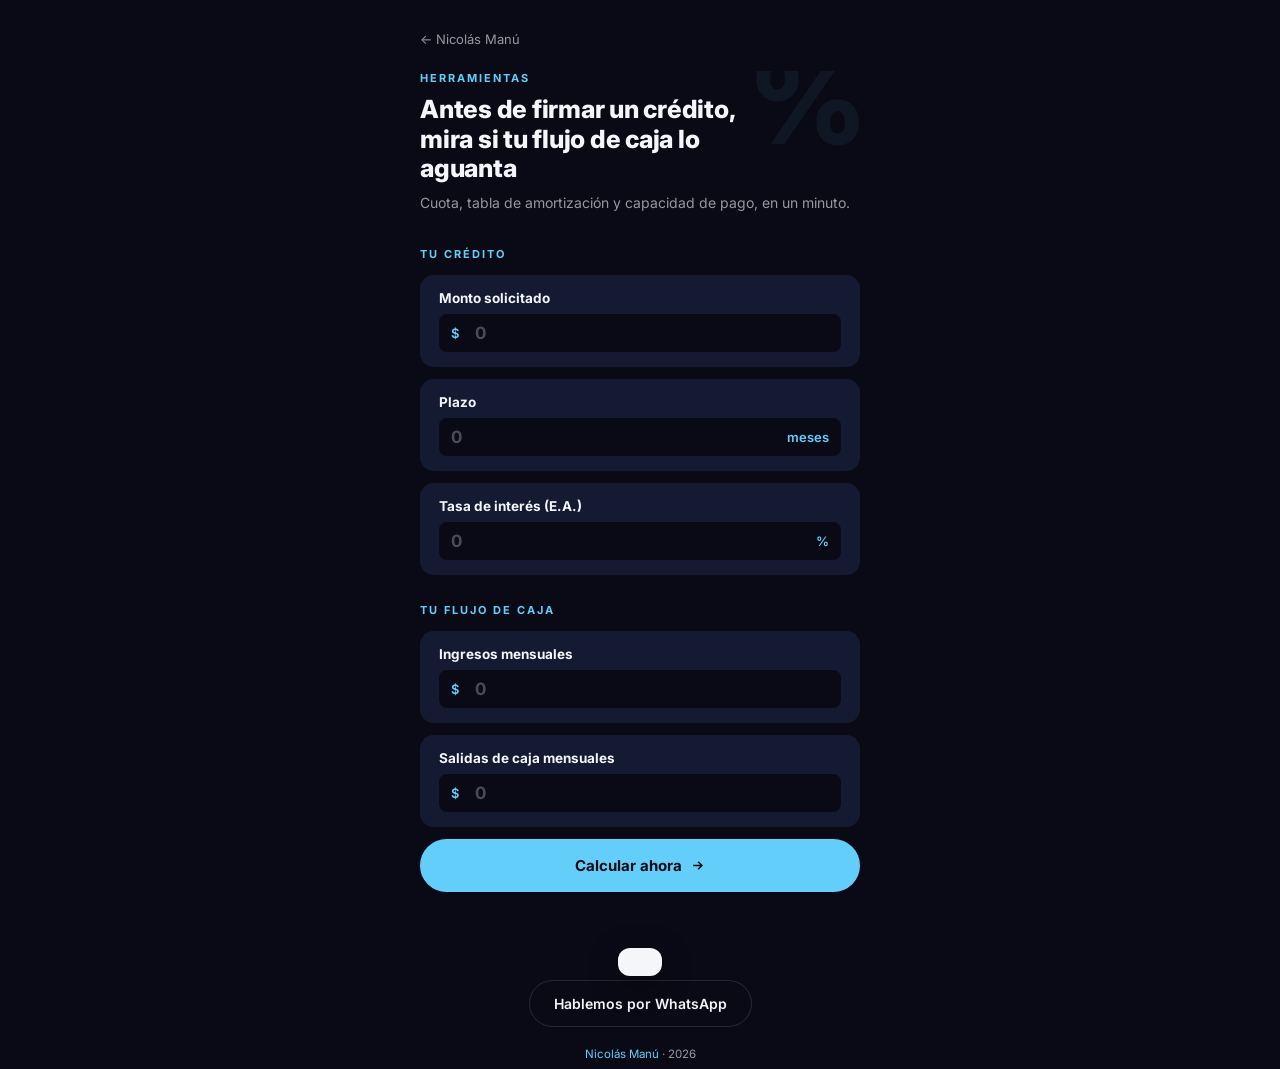
<file: herramientas/simulador-credito/index.html>
<!DOCTYPE html>
<html lang="es">
<head>
<meta charset="UTF-8">
<meta name="viewport" content="width=device-width, initial-scale=1.0">
<title>Simulador de Crédito | Nicolás Manú</title>
<meta name="description" content="Calcula la cuota, la tabla de amortización y si tu flujo de caja aguanta el crédito. Herramienta gratuita, sin registro.">
<link rel="canonical" href="https://nicolasmanu.netlify.app/herramientas/simulador-credito/">
<link rel="icon" href="/favicon.svg" type="image/svg+xml">
<link rel="icon" href="/favicon.png" type="image/png" sizes="32x32">
<link rel="apple-touch-icon" href="/apple-touch-icon.png">
<meta name="theme-color" content="#0A0A16">
<meta property="og:type" content="website">
<meta property="og:locale" content="es_CO">
<meta property="og:site_name" content="Nicolás Manú">
<meta property="og:title" content="Simulador de Crédito | Nicolás Manú">
<meta property="og:description" content="Calcula la cuota, la tabla de amortización y si tu flujo de caja aguanta el crédito. Herramienta gratuita, sin registro.">
<meta property="og:url" content="https://nicolasmanu.netlify.app/herramientas/simulador-credito/">
<meta property="og:image" content="https://nicolasmanu.netlify.app/og-image.png">
<meta property="og:image:width" content="1200">
<meta property="og:image:height" content="630">
<meta property="og:image:alt" content="Nicolás Manú: claridad financiera para crecer con control.">
<meta name="twitter:card" content="summary_large_image">
<meta name="twitter:title" content="Simulador de Crédito | Nicolás Manú">
<meta name="twitter:description" content="Calcula la cuota, la tabla de amortización y si tu flujo de caja aguanta el crédito. Herramienta gratuita, sin registro.">
<meta name="twitter:image" content="https://nicolasmanu.netlify.app/og-image.png">
<link rel="preconnect" href="https://fonts.googleapis.com">
<link rel="preconnect" href="https://fonts.gstatic.com" crossorigin>
<link href="https://fonts.googleapis.com/css2?family=Inter:wght@400;500;600;700;800&display=swap" rel="stylesheet">
<link rel="stylesheet" href="style.css">
</head>
<body>

<div class="container">

  <a href="/" class="back-link">← Nicolás Manú</a>

  <div class="header">
    <div class="header-label">Herramientas</div>
    <div class="header-title">Antes de firmar un crédito, mira si tu flujo de caja lo aguanta</div>
    <div class="header-sub">Cuota, tabla de amortización y capacidad de pago, en un minuto.</div>
  </div>

  <span class="section-label">Tu crédito</span>

  <div class="field">
    <div class="field-name">Monto solicitado</div>
    <div class="input-wrap">
      <span class="unit prefix">$</span>
      <input type="text" id="monto" placeholder="0" inputmode="numeric">
    </div>
  </div>

  <div class="field">
    <div class="field-name">Plazo</div>
    <div class="input-wrap">
      <input type="text" id="plazo" placeholder="0" inputmode="numeric">
      <span class="unit suffix">meses</span>
    </div>
  </div>

  <div class="field">
    <div class="field-name">Tasa de interés (E.A.)</div>
    <div class="input-wrap">
      <input type="text" id="tasa" placeholder="0" inputmode="decimal">
      <span class="unit suffix">%</span>
    </div>
  </div>

  <span class="section-label">Tu flujo de caja</span>

  <div class="field">
    <div class="field-name">Ingresos mensuales</div>
    <div class="input-wrap">
      <span class="unit prefix">$</span>
      <input type="text" id="ingresos" placeholder="0" inputmode="numeric">
    </div>
  </div>

  <div class="field">
    <div class="field-name">Salidas de caja mensuales</div>
    <div class="input-wrap">
      <span class="unit prefix">$</span>
      <input type="text" id="salidas" placeholder="0" inputmode="numeric">
    </div>
  </div>

  <button class="btn-calcular" id="btnCalcular">
    Calcular ahora
    <svg width="15" height="15" viewBox="0 0 24 24" fill="none" stroke="currentColor" stroke-width="2.5"><path d="M5 12h14M13 6l6 6-6 6"></path></svg>
  </button>

  <div class="results" id="results">
    <div class="divider"></div>
    <span class="results-label">Tu crédito</span>

    <div class="result-card-navy2" data-num="$">
      <div class="res-label">Cuota mensual</div>
      <div class="res-value" id="cuota">—</div>
      <div class="res-sub" id="tasaMensualLabel">Tasa mensual equivalente: —</div>
    </div>

    <div class="res-grid">
      <div class="result-card-hueso">
        <div class="res-label-dark">Total a pagar</div>
        <div class="res-value-dark" id="totalPagar">$—</div>
      </div>
      <div class="result-card-hueso">
        <div class="res-label-dark">Total intereses</div>
        <div class="res-value-dark" id="totalIntereses">$—</div>
      </div>
    </div>

    <div class="res-grid">
      <div class="result-card-hueso">
        <div class="res-label-dark">Saldo disponible / mes</div>
        <div class="res-value-dark" id="saldoDisponible">$—</div>
      </div>
      <div class="result-card-hueso">
        <div class="res-label-dark">Veces que cubre la cuota</div>
        <div class="res-value-dark" id="cobertura">—x</div>
      </div>
    </div>

    <div class="amort-box">
      <span class="res-label">Tabla de amortización</span>
      <div class="amort-summary" id="amortResumen"></div>
      <button class="btn-toggle-tabla" id="btnToggleTabla">Ver tabla completa ↓</button>
      <div class="tabla-wrap" id="tablaWrap">
        <table class="amort">
          <thead>
            <tr><th>Mes</th><th>Cuota</th><th>Interés</th><th>Abono</th><th>Saldo</th></tr>
          </thead>
          <tbody id="amortBody"></tbody>
        </table>
      </div>
    </div>

    <div class="diag-card">
      <div class="diag-header">
        <div class="diag-dot"></div>
        <span class="diag-tag">Diagnóstico rápido</span>
      </div>
      <div class="diag-text" id="diagText">—</div>
      <a href="https://wa.me/573503462481?text=Hola%20Nicol%C3%A1s%2C%20vi%20tu%20p%C3%A1gina%20y%20me%20gustar%C3%ADa%20conversar%20sobre%20tus%20servicios%2C%20gracias%21" class="diag-cta" id="diagWhatsapp">Profundizar por WhatsApp →</a>
    </div>

    <button class="btn-reset" id="btnReset">↺ Volver a calcular</button>
  </div>

</div>

<div class="footer">
  <a href="https://wa.me/573503462481?text=Hola%20Nicol%C3%A1s%2C%20vi%20tu%20p%C3%A1gina%20y%20me%20gustar%C3%ADa%20conversar%20sobre%20tus%20servicios%2C%20gracias%21" class="footer-cta" id="footerWhatsapp">Hablemos por WhatsApp</a>
  <div class="footer-credit"><span>Nicolás Manú</span> · 2026</div>
</div>

<div class="toast" id="toast"></div>

<script src="script.js" defer></script>
</body>
</html>
</file>
<file: assets/css/main.css>
@keyframes shine-sweep { 0% { background-position: 0% 50%; } 100% { background-position: 200% 50%; } }
  *{box-sizing:border-box;}
  html{scroll-behavior:smooth;}
  body{margin:0; font-family:'Inter', sans-serif; background:#0A0A16;}
  a{color:rgba(255,255,255,0.8); text-decoration:none;}
  a:hover{color:#ffffff;}

  /* ---- HERO ---- */
  .hero{position:relative; width:100%; height:100vh; height:100svh; background:#000000; overflow:hidden;}
  .hero-video{position:absolute; top:-15%; left:0; width:100%; height:130%; object-fit:cover; z-index:0; will-change:transform;}
  .hero-overlay{position:absolute; inset:0; background:rgba(0,0,0,0.35); z-index:1;}
  .hero-inner{position:relative; z-index:10; display:flex; flex-direction:column; height:100%; max-width:1280px; margin:0 auto; padding:20px 24px;}

  nav{display:flex; align-items:center; justify-content:space-between; padding:clamp(6px,1.5vh,16px) 0;}
  .logo{display:flex; align-items:center; gap:10px;}
  .logo-dot{width:28px; height:28px; border-radius:50%; border:2px solid #fff; display:flex; align-items:center; justify-content:center;}
  .logo-dot span{width:10px; height:10px; border-radius:50%; background:#fff;}
  .logo-text{color:#fff; font-weight:600; font-size:16px;}

  .nav-pill{display:none; align-items:center; gap:24px; border:1px solid #374151; border-radius:999px; padding:10px 20px 10px 28px;}
  .nav-pill a{font-size:14px;}
  .nav-cta{font-size:14px; background:#fff; color:#000; border-radius:999px; padding:8px 18px; font-weight:500; transition:background 0.15s;}
  .nav-cta:hover{background:#e5e5e5; color:#000;}

  .hamburger{display:flex; background:none; border:none; padding:8px; cursor:pointer;}
  .mobile-menu{display:none; flex-direction:column; gap:14px; padding:16px 4px 4px; border-top:1px solid #374151; margin-top:8px;}
  .mobile-menu.open{display:flex;}
  .mobile-menu a{font-size:14px;}
  .mobile-menu .nav-cta{align-self:flex-start; color:#fff; background:none; padding:0; font-weight:500;}

  .top-cols{display:flex; flex-direction:column; gap:clamp(4px,1vh,8px); margin-top:clamp(4px,1.5vh,12px);}
  .top-cols p{color:rgba(255,255,255,0.8); font-size:14px; line-height:1.5; margin:0;}
  .top-cols .left{max-width:480px;}

  .hero-center{flex:1; min-height:0; display:flex; flex-direction:column; align-items:center; justify-content:center; text-align:center; gap:clamp(6px,1.6vh,24px); overflow:hidden;}
  .eyebrow{color:rgba(255,255,255,0.8); font-size:12px; text-transform:uppercase; letter-spacing:-0.01em; margin:0;}
  h1{margin:0; line-height:0.85; letter-spacing:-0.04em; font-size:clamp(34px,7.5vh,128px);}
  h1 span{display:block;}
  .line1{color:#ffffff; font-weight:500;}
  .line2{
    font-weight:700;
    background:linear-gradient(100deg,#64CEFB 0%,#64CEFB 40%,#ffffff 50%,#64CEFB 60%,#64CEFB 100%);
    background-size:200% 100%; -webkit-background-clip:text; background-clip:text;
    -webkit-text-fill-color:transparent; color:transparent; animation:shine-sweep 3s linear infinite;
  }

  .cta-hero{
    display:flex; align-items:center; gap:10px; background:#64CEFB; color:#0A0A16;
    border:none; border-radius:999px; padding:clamp(8px,1.6vh,12px) 24px; font-size:14px; font-weight:600;
    transition:background 0.2s;
  }
  .cta-hero:hover{background:#4FBEEF; color:#0A0A16;}
  .cta-hero svg{transition:transform 0.2s;}
  .cta-hero:hover svg{transform:translateX(4px);}

  @media (min-width:768px){
    .eyebrow{font-size:14px !important;}
    .cta-hero{padding:clamp(12px,2vh,16px) 32px !important;}
  }
  @media (max-height:620px){ .top-cols{display:none !important;} }
  @media (min-width:1024px){
    .nav-pill{display:flex !important;}
    .hamburger{display:none !important;}
    .top-cols{flex-direction:row !important; justify-content:space-between !important; align-items:flex-start !important;}
    .top-cols .right{text-align:right;}
    .top-cols p{font-size:16px !important;}
  }

  /* ---- SECCIONES ---- */
  section{font-family:'Inter', sans-serif;}
  .section-inner{max-width:900px; margin:0 auto;}
  .section-inner.wide{max-width:1120px;}
  .eyebrow-section{color:#64CEFB; font-size:12px; text-transform:uppercase; letter-spacing:0.08em; margin:0; font-weight:600;}
  h2{color:#ffffff; font-size:clamp(28px,4vw,44px); font-weight:600; letter-spacing:-0.02em; line-height:1.1; margin:0;}
  .section-body{color:rgba(255,255,255,0.8); font-size:16px; line-height:1.7; margin:0; max-width:720px;}

  #sobre-mi{background:#151A33; padding:96px 24px;}
  #sobre-mi .section-inner{display:flex; flex-direction:column; gap:20px;}
  .badges{display:flex; flex-wrap:wrap; gap:10px; margin-top:8px;}
  .badge{border:1px solid #374151; border-radius:999px; padding:6px 14px; font-size:11px; text-transform:uppercase; letter-spacing:0.06em; color:rgba(255,255,255,0.7);}

  #como-trabajamos{background:#0A0A16; padding:96px 24px;}
  #como-trabajamos .section-inner{display:flex; flex-direction:column; gap:20px;}
  .path-grid{position:relative; display:grid; grid-template-columns:repeat(3,1fr); gap:24px; margin-top:32px;}
  .path-card{position:relative; z-index:1; background:#151A33; border:1px solid rgba(255,255,255,0.08); border-radius:20px; padding:28px;}
  .path-dot{width:12px; height:12px; border-radius:50%; background:#64CEFB; margin-bottom:18px;}
  .path-tag{border:1px solid #374151; border-radius:999px; padding:5px 12px; font-size:11px; text-transform:uppercase; letter-spacing:0.06em; color:rgba(255,255,255,0.7);}
  .path-card h3{color:#fff; font-size:20px; font-weight:600; margin:16px 0 8px;}
  .path-card p{color:rgba(255,255,255,0.75); font-size:15px; line-height:1.6; margin:0;}
  .aparte-row{margin-top:28px; display:flex; gap:20px; flex-wrap:wrap;}
  .aparte-card{background:transparent; border:1px dashed rgba(255,255,255,0.25); border-radius:20px; padding:28px; flex:1; min-width:260px;}
  .aparte-card h3{color:#fff; font-size:20px; font-weight:600; margin:16px 0 8px;}
  .aparte-card p{color:rgba(255,255,255,0.75); font-size:15px; line-height:1.6; margin:0;}
  .cierre{color:rgba(255,255,255,0.6); font-size:14px; margin:24px 0 0;}
  @media (max-width:767px){ .path-grid{grid-template-columns:1fr !important;} .path-card{border-left:2px solid #64CEFB !important;} }

  #herramientas{background:#151A33; padding:96px 24px;}
  #herramientas .section-inner{display:flex; flex-direction:column; gap:20px;}
  .tools-grid{display:grid; grid-template-columns:repeat(auto-fit, minmax(240px, 1fr)); gap:24px; margin-top:16px;}
  .tool-card{background:#0A0A16; border:1px solid rgba(255,255,255,0.08); border-radius:20px; padding:28px; display:flex; flex-direction:column; gap:12px;}
  .tool-card h3{color:#fff; font-size:20px; font-weight:600; margin:0;}
  .tool-card p{color:rgba(255,255,255,0.75); font-size:15px; line-height:1.6; margin:0; flex:1;}
  .tool-link{color:#64CEFB; font-size:14px; font-weight:500; display:flex; align-items:center; gap:6px; transition:color 0.15s;}
  .tool-link:hover{color:#ffffff;}
  .tool-ghost{background:transparent; border:1px dashed rgba(255,255,255,0.25); opacity:0.7;}
  @media (max-width:767px){ .tools-grid{grid-template-columns:1fr !important;} }

  footer{background:#0A0A16; padding:64px 24px; border-top:1px solid rgba(255,255,255,0.08);}
  .footer-wrap{max-width:1120px; margin:0 auto; display:flex; flex-direction:column; gap:32px;}
  .footer-top{display:flex; align-items:center; justify-content:space-between; gap:24px; flex-wrap:wrap;}
  .footer-cta{display:flex; align-items:center; gap:10px; background:#fff; color:#000; border-radius:999px; padding:14px 28px; font-size:14px; font-weight:500; transition:background 0.15s;}
  .footer-cta:hover{background:#e5e5e5; color:#000;}
  .footer-social{display:flex; gap:20px;}
  .footer-social a{font-size:14px;}
  .credit{color:rgba(255,255,255,0.5); font-size:13px; margin:0;}

  /* ---- Movimiento reducido ---- */
  @media (prefers-reduced-motion: reduce){
    html{scroll-behavior:auto;}
    .line2{animation:none; background-position:0% 50%;}
    .hero-video{will-change:auto;}
    *,*::before,*::after{transition-duration:0.01ms !important;}
  }
</file>
<file: herramientas/costeo/style.css>
*, *::before, *::after { box-sizing: border-box; margin: 0; padding: 0; }
[hidden] { display: none !important; }

:root {
  --navy: #0A0A16;
  --navy2: #151A33;
  --azul: #64CEFB;
  --hueso: #F4F6FA;
  --texto-sec: rgba(244,246,250,0.6);
  --borde: rgba(244,246,250,0.12);
  --verde: #4ADE80;
  --amarillo: #FACC15;
  --rojo: #F87171;
  color-scheme: dark;
}

body {
  background: var(--navy);
  color: var(--hueso);
  font-family: 'Inter', sans-serif;
  min-height: 100vh;
  -webkit-text-size-adjust: 100%;
}

.container { padding: 28px 20px 48px; max-width: 560px; margin: 0 auto; }

.back-link { display: inline-flex; align-items: center; gap: 6px; color: var(--texto-sec); text-decoration: none; font-size: 13px; margin-bottom: 24px; }
.back-link:hover { color: var(--azul); }

/* HEADER */
.header { position: relative; overflow: hidden; padding-bottom: 8px; }
.header::before {
  content: '$'; font-weight: 800; font-size: 120px; color: var(--azul); opacity: 0.06;
  position: absolute; right: -6px; top: -30px; line-height: 1; pointer-events: none;
}
.header-label { font-size: 11px; font-weight: 700; letter-spacing: 2px; color: var(--azul); text-transform: uppercase; margin-bottom: 10px; }
.header-title { font-weight: 800; font-size: 26px; line-height: 1.15; max-width: 380px; letter-spacing: -0.01em; }
.header-sub { font-size: 14px; color: var(--texto-sec); margin-top: 10px; line-height: 1.5; }

.section-label { font-size: 11px; font-weight: 700; letter-spacing: 2px; color: var(--azul); text-transform: uppercase; margin: 32px 0 14px; display: block; }
.hint { font-size: 12.5px; color: var(--texto-sec); line-height: 1.5; margin: -4px 0 14px; }

/* DEMO */
.demo-banner { margin-top: 24px; background: rgba(100,206,251,0.08); border: 1px dashed rgba(100,206,251,0.45); border-radius: 14px; padding: 14px 16px; }
.demo-text { font-size: 13px; line-height: 1.5; color: var(--hueso); }
.demo-text b { color: var(--azul); }

/* BOTONES SECUNDARIOS */
.btn-ghost {
  margin-top: 12px; background: transparent; border: 1.5px solid var(--borde); color: var(--azul);
  border-radius: 999px; padding: 10px 16px; font-family: 'Inter', sans-serif; font-size: 12.5px; font-weight: 700; cursor: pointer;
  transition: border-color 0.2s;
}
.btn-ghost:hover { border-color: var(--azul); }
.btn-add {
  width: 100%; background: transparent; border: 1.5px dashed var(--borde); color: var(--azul); border-radius: 14px;
  padding: 14px; font-family: 'Inter', sans-serif; font-size: 14px; font-weight: 700; cursor: pointer; transition: border-color 0.2s;
}
.btn-add:hover { border-color: var(--azul); }
.btn-link { background: transparent; border: 1.5px solid rgba(248,113,113,0.5); color: var(--rojo); font-family: 'Inter', sans-serif; font-size: 12.5px; font-weight: 700; cursor: pointer; padding: 9px 16px; border-radius: 999px; }
.btn-link:hover { border-color: var(--rojo); }
.danger-row { margin: 0 0 18px; text-align: right; }
.confirm-del { display: flex; flex-wrap: wrap; align-items: center; justify-content: flex-end; gap: 8px; }
.confirm-text { font-size: 13px; font-weight: 600; color: var(--hueso); margin-right: 4px; }
.btn-danger { background: var(--rojo); border: none; color: var(--navy); border-radius: 999px; padding: 10px 16px; font-family: 'Inter', sans-serif; font-size: 12.5px; font-weight: 700; cursor: pointer; }
.btn-ghost-sm { background: transparent; border: 1.5px solid var(--borde); color: var(--azul); border-radius: 999px; padding: 9px 16px; font-family: 'Inter', sans-serif; font-size: 12.5px; font-weight: 700; cursor: pointer; }
.btn-ghost-sm:hover { border-color: var(--azul); }
button:focus-visible, a:focus-visible, select:focus-visible { outline: 2px solid var(--azul); outline-offset: 2px; }

/* CHIPS */
.chips { display: flex; gap: 8px; overflow-x: auto; padding-bottom: 8px; margin-bottom: 14px; scrollbar-width: thin; }
.chip {
  flex: 0 0 auto; max-width: 220px; display: inline-flex; align-items: center; gap: 8px;
  background: var(--navy2); color: var(--hueso); border: 1.5px solid transparent; border-radius: 999px;
  padding: 10px 16px; font-family: 'Inter', sans-serif; font-size: 13px; font-weight: 600; cursor: pointer;
}
.chip.active { border-color: var(--azul); }
.chip-text { overflow: hidden; text-overflow: ellipsis; white-space: nowrap; }
.chip-add { background: transparent; border: 1.5px dashed var(--borde); color: var(--azul); }
.chip-add:hover { border-color: var(--azul); }

/* SEMÁFORO */
.dot { width: 9px; height: 9px; border-radius: 50%; background: var(--c, rgba(244,246,250,0.3)); display: inline-block; flex-shrink: 0; }
.sem-verde { --c: var(--verde); }
.sem-amarillo { --c: var(--amarillo); }
.sem-rojo { --c: var(--rojo); }

/* CAMPOS */
.field { margin-bottom: 12px; background: var(--navy2); border-radius: 14px; padding: 14px 18px; border: 1.5px solid transparent; transition: border-color 0.2s; display: flex; flex-direction: column; gap: 8px; }
.field:focus-within { border-color: var(--azul); }
.field-name { font-weight: 700; font-size: 13px; color: var(--hueso); line-height: 1.3; }
.input-wrap { display: flex; align-items: center; background: var(--navy); border-radius: 8px; overflow: hidden; margin-top: auto; }
.unit { font-size: 13px; color: var(--azul); font-weight: 600; flex-shrink: 0; }
.unit.prefix { padding: 10px 2px 10px 12px; }
.unit.suffix { padding: 10px 12px 10px 2px; }
input[type="text"], select {
  width: 100%; min-width: 0; border: none; background: transparent; font-weight: 700; font-size: 16px; color: var(--hueso);
  padding: 9px 12px; outline: none; -webkit-appearance: none; appearance: none; caret-color: var(--azul); font-family: 'Inter', sans-serif; border-radius: 0;
}
.unit.prefix + input { padding-left: 6px; }
input[type="text"]::placeholder { color: rgba(244,246,250,0.28); font-weight: 700; }
select { cursor: pointer; padding-right: 8px; }
select option { background: var(--navy); color: var(--hueso); }

.grid-2 { display: grid; grid-template-columns: 1fr 1fr; gap: 12px; }
.grid-3 { display: grid; grid-template-columns: 1.3fr 1fr 1fr; gap: 8px; }

/* INGREDIENTES */
.ing { background: var(--navy2); border-radius: 14px; padding: 14px 16px; margin-bottom: 12px; }
.ing-head { display: flex; align-items: center; gap: 8px; margin-bottom: 14px; }
.ing-head .ing-nombre { flex: 1; background: var(--navy); border-radius: 8px; }
.ing-remove {
  flex-shrink: 0; width: 38px; height: 38px; border-radius: 50%; border: 1.5px solid var(--borde); background: transparent;
  color: var(--texto-sec); font-size: 20px; line-height: 1; cursor: pointer; font-family: 'Inter', sans-serif;
}
.ing-remove:hover { border-color: var(--rojo); color: var(--rojo); }
.ing-block { margin-bottom: 12px; }
.ing-block-label { display: block; font-size: 10.5px; font-weight: 700; letter-spacing: 1.5px; text-transform: uppercase; color: var(--azul); margin-bottom: 8px; }
.mini { display: flex; flex-direction: column; gap: 5px; }
.mini > span { font-size: 10px; font-weight: 700; letter-spacing: 1px; text-transform: uppercase; color: var(--texto-sec); }
.mini .input-wrap { margin-top: 0; }
.ing-cost { font-size: 13px; color: var(--texto-sec); padding-top: 10px; border-top: 1px solid var(--borde); }
.ing-cost b { color: var(--hueso); font-weight: 800; }

.empty { background: var(--navy2); border-radius: 14px; padding: 18px; font-size: 13.5px; line-height: 1.6; color: var(--texto-sec); }

/* SWITCH */
.switch { display: flex; align-items: center; justify-content: space-between; gap: 16px; background: var(--navy2); border-radius: 14px; padding: 16px 18px; margin-bottom: 12px; cursor: pointer; position: relative; }
.switch-text { display: flex; flex-direction: column; gap: 4px; }
.switch-text b { font-size: 13.5px; font-weight: 700; }
.switch-text small { font-size: 12px; color: var(--texto-sec); line-height: 1.45; }
.switch input { position: absolute; opacity: 0; width: 1px; height: 1px; }
.track { width: 46px; height: 26px; border-radius: 999px; background: rgba(244,246,250,0.18); position: relative; flex-shrink: 0; transition: background 0.2s; }
.track::after { content: ''; position: absolute; top: 3px; left: 3px; width: 20px; height: 20px; border-radius: 50%; background: var(--hueso); transition: transform 0.2s; }
.switch input:checked + .track { background: var(--azul); }
.switch input:checked + .track::after { transform: translateX(20px); background: var(--navy); }
.switch input:focus-visible + .track { outline: 2px solid var(--azul); outline-offset: 2px; }

/* RESULTADOS */
.hero-card { background: var(--navy2); border-radius: 16px; padding: 22px 20px; border-left: 4px solid var(--c, var(--azul)); }
.res-label { font-size: 10px; font-weight: 700; letter-spacing: 1.5px; color: var(--azul); text-transform: uppercase; margin-bottom: 8px; }
.hero-row { display: flex; align-items: center; justify-content: space-between; gap: 12px; flex-wrap: wrap; }
.res-value { font-weight: 800; font-size: 38px; color: var(--hueso); line-height: 1; letter-spacing: -0.01em; }
.sem-pill { display: inline-flex; align-items: center; gap: 7px; padding: 6px 12px; border-radius: 999px; font-size: 12px; font-weight: 700; background: rgba(244,246,250,0.07); color: var(--c); }
.hero-sentence { font-size: 14.5px; line-height: 1.55; color: var(--hueso); margin-top: 14px; font-weight: 500; }
.hero-note { font-size: 12px; color: var(--texto-sec); margin-top: 6px; }
.split { display: flex; height: 12px; border-radius: 999px; overflow: hidden; background: rgba(244,246,250,0.1); margin-top: 16px; }
.split-food { background: var(--c); }
.split-margin { background: var(--azul); }
.split-legend { display: flex; justify-content: space-between; font-size: 11.5px; color: var(--texto-sec); margin-top: 8px; gap: 10px; }
.verdict { font-size: 13px; line-height: 1.55; color: var(--texto-sec); margin-top: 14px; padding-top: 14px; border-top: 1px solid var(--borde); }
.legend-sem { font-size: 11.5px; color: var(--texto-sec); margin-top: 10px; }

.res-row { background: var(--hueso); border-radius: 16px; padding: 16px 18px; display: flex; gap: 14px; align-items: flex-start; justify-content: space-between; margin-top: 12px; }
.res-row-text { min-width: 0; }
.res-label-dark { font-size: 10px; font-weight: 700; letter-spacing: 1.5px; color: #5A6B8C; text-transform: uppercase; }
.res-note-dark { font-size: 13px; line-height: 1.5; color: #3D4A66; margin-top: 6px; }
.res-row-value { font-weight: 800; font-size: 22px; color: var(--navy); white-space: nowrap; text-align: right; letter-spacing: -0.01em; }
.res-row-value small { display: block; font-size: 12px; font-weight: 700; color: #5A6B8C; margin-top: 2px; }

.sug-card { background: var(--azul); color: var(--navy); border-radius: 16px; padding: 20px 18px; margin-top: 12px; }
.sug-top { display: flex; justify-content: space-between; align-items: flex-start; gap: 12px; }
.sug-label { font-size: 10px; font-weight: 700; letter-spacing: 1.5px; text-transform: uppercase; opacity: 0.7; }
.sug-value { font-weight: 800; font-size: 26px; letter-spacing: -0.01em; white-space: nowrap; }
.sug-note { font-size: 14px; line-height: 1.55; font-weight: 500; margin-top: 10px; }

.app-card { background: var(--navy2); border: 1px solid var(--borde); border-radius: 16px; padding: 18px; margin-top: 12px; display: flex; gap: 14px; align-items: flex-start; justify-content: space-between; }
.app-card .res-row-value { color: var(--hueso); }
.app-card .res-row-value small { color: var(--texto-sec); }
.app-card .res-label-dark { color: var(--azul); }
.app-card .res-note-dark { color: var(--texto-sec); }
.app-card.neg { border-color: var(--rojo); }

/* COMPARACIÓN */
.cmp-box { background: var(--navy2); border-radius: 16px; padding: 18px; }
.cmp-top { display: flex; align-items: center; justify-content: space-between; gap: 10px; flex-wrap: wrap; margin-bottom: 14px; }
.cmp-title { font-size: 12px; color: var(--texto-sec); }
.seg { display: inline-flex; border: 1.5px solid var(--borde); border-radius: 999px; padding: 3px; }
.seg button { background: transparent; border: none; color: var(--texto-sec); border-radius: 999px; padding: 6px 12px; font-family: 'Inter', sans-serif; font-size: 11.5px; font-weight: 700; cursor: pointer; }
.seg button.on { background: var(--azul); color: var(--navy); }
.table-wrap { overflow-x: auto; }
table.cmp { width: 100%; border-collapse: collapse; font-size: 13px; }
table.cmp th { text-align: right; color: var(--azul); font-size: 10px; font-weight: 700; letter-spacing: 0.6px; text-transform: uppercase; padding: 0 6px 8px; white-space: nowrap; }
table.cmp th:first-child, table.cmp td:first-child { text-align: left; padding-left: 0; }
table.cmp td { text-align: right; padding: 10px 6px; border-top: 1px solid var(--borde); color: var(--hueso); font-weight: 600; white-space: nowrap; }
.t-plato { display: flex; align-items: center; gap: 8px; max-width: 170px; }
.t-plato span { overflow: hidden; text-overflow: ellipsis; white-space: nowrap; }
.cmp-insights { margin-top: 14px; padding-top: 14px; border-top: 1px solid var(--borde); font-size: 13px; line-height: 1.6; color: var(--texto-sec); }
.cmp-insights p + p { margin-top: 6px; }
.cmp-insights b { color: var(--hueso); }

/* CTA */
.cta-block { background: var(--navy2); border: 1px solid var(--borde); border-radius: 18px; padding: 26px 22px; margin-top: 36px; }
.cta-title { font-weight: 800; font-size: 21px; line-height: 1.25; letter-spacing: -0.01em; }
.cta-text { font-size: 14px; color: var(--texto-sec); line-height: 1.55; margin-top: 10px; }
.btn-wa {
  display: flex; align-items: center; justify-content: center; gap: 8px; background: var(--azul); color: var(--navy);
  text-decoration: none; border-radius: 999px; padding: 16px; font-family: 'Inter', sans-serif; font-weight: 700; font-size: 15px;
  margin-top: 18px; transition: opacity 0.15s;
}
.btn-wa:hover { opacity: 0.9; }

/* FOOTER */
.footer { text-align: center; padding: 8px 20px 40px; }
.footer-cta { display: inline-flex; align-items: center; gap: 8px; background: var(--navy); border: 1.5px solid var(--borde); color: var(--hueso); text-decoration: none; border-radius: 999px; padding: 14px 24px; font-size: 14px; font-weight: 600; margin-bottom: 20px; }
.footer-cta:hover { border-color: var(--azul); }
.footer-credit { font-size: 11.5px; color: var(--texto-sec); }
.footer-credit span { color: var(--azul); }

@media (max-width: 420px) {
  .grid-2 { grid-template-columns: 1fr; }
  .res-value { font-size: 34px; }
}
@media (max-width: 340px) {
  .grid-3 { grid-template-columns: 1fr 1fr; }
}
</file>
<file: herramientas/punto-de-equilibrio/style.css>
*, *::before, *::after { box-sizing: border-box; margin: 0; padding: 0; }

  :root {
    --navy: #0A0A16;
    --navy2: #151A33;
    --azul: #64CEFB;
    --hueso: #F4F6FA;
    --texto-sec: rgba(244,246,250,0.6);
    --borde: rgba(244,246,250,0.12);
  }

  body {
    background: var(--navy);
    color: var(--hueso);
    font-family: 'Inter', sans-serif;
    min-height: 100vh;
  }

  .container { padding: 28px 20px 48px; max-width: 480px; margin: 0 auto; }

  .back-link {
    display: inline-flex;
    align-items: center;
    gap: 6px;
    color: var(--texto-sec);
    text-decoration: none;
    font-size: 13px;
    margin-bottom: 24px;
  }
  .back-link:hover { color: var(--azul); }

  /* HEADER */
  .header { position: relative; overflow: hidden; padding-bottom: 8px; }
  .header::before {
    content: 'PE';
    font-weight: 800;
    font-size: 120px;
    color: var(--azul);
    opacity: 0.06;
    position: absolute;
    right: -14px;
    top: -30px;
    line-height: 1;
    pointer-events: none;
  }
  .header-label {
    font-size: 11px;
    font-weight: 700;
    letter-spacing: 2px;
    color: var(--azul);
    text-transform: uppercase;
    margin-bottom: 10px;
  }
  .header-title {
    font-weight: 800;
    font-size: 26px;
    line-height: 1.15;
    max-width: 320px;
    letter-spacing: -0.01em;
  }
  .header-sub {
    font-size: 14px;
    color: var(--texto-sec);
    margin-top: 10px;
  }

  /* INPUTS */
  .section-label {
    font-size: 11px;
    font-weight: 700;
    letter-spacing: 2px;
    color: var(--azul);
    text-transform: uppercase;
    margin: 32px 0 16px;
    display: block;
  }

  .field {
    margin-bottom: 14px;
    background: var(--navy2);
    border-radius: 14px;
    padding: 16px 18px;
    border: 1.5px solid transparent;
    transition: border-color 0.2s;
  }
  .field:focus-within { border-color: var(--azul); }
  .field-header { display: flex; align-items: flex-start; justify-content: space-between; margin-bottom: 10px; gap: 12px; }
  .field-name { font-weight: 700; font-size: 14px; color: var(--hueso); line-height: 1.2; }
  .field-desc { font-size: 12.5px; color: var(--texto-sec); margin-top: 4px; line-height: 1.4; }
  .field-icon { font-size: 20px; flex-shrink: 0; opacity: 0.7; }
  .input-wrap { display: flex; align-items: center; background: var(--navy); border-radius: 8px; overflow: hidden; }
  .currency { font-size: 14px; color: var(--azul); padding: 10px 4px 10px 12px; font-weight: 600; flex-shrink: 0; }
  .field input {
    width: 100%; border: none; background: transparent;
    font-weight: 700; font-size: 18px; color: var(--hueso);
    padding: 9px 12px 9px 0; outline: none; -webkit-appearance: none;
    caret-color: var(--azul); font-family: 'Inter', sans-serif;
  }
  .field input::placeholder { color: rgba(244,246,250,0.28); font-weight: 700; }

  /* BOTÓN */
  .btn-calcular {
    width: 100%; background: var(--azul); color: var(--navy);
    border: none; border-radius: 999px; padding: 17px;
    font-family: 'Inter', sans-serif; font-weight: 700; font-size: 15px;
    cursor: pointer; margin-top: 6px; transition: transform 0.15s, opacity 0.15s;
    display: flex; align-items: center; justify-content: center; gap: 8px;
  }
  .btn-calcular:active { transform: scale(0.98); }
  .btn-calcular:hover { opacity: 0.9; }

  /* RESULTADOS */
  .results { margin-top: 32px; display: none; animation: slideUp 0.4s cubic-bezier(0.16,1,0.3,1); }
  .results.visible { display: block; }
  @keyframes slideUp { from { opacity: 0; transform: translateY(20px); } to { opacity: 1; transform: translateY(0); } }

  .divider { height: 1px; background: var(--borde); margin: 28px 0 24px; }
  .results-label { font-size: 11px; font-weight: 700; letter-spacing: 2px; color: var(--azul); text-transform: uppercase; margin-bottom: 14px; display: block; }

  .result-card-navy2 {
    background: var(--navy2); border-radius: 16px; padding: 22px 20px; margin-bottom: 14px;
    position: relative; overflow: hidden;
  }
  .result-card-navy2::after {
    content: attr(data-num); font-weight: 800; font-size: 84px; color: var(--azul);
    opacity: 0.1; position: absolute; right: -6px; bottom: -14px; line-height: 1; pointer-events: none;
  }
  .result-card-hueso { background: var(--hueso); border-radius: 16px; padding: 18px 20px; }

  .res-label { font-size: 10px; font-weight: 700; letter-spacing: 1.5px; color: var(--azul); text-transform: uppercase; margin-bottom: 8px; }
  .res-label-dark { font-size: 10px; font-weight: 700; letter-spacing: 1.5px; color: #5A6B8C; text-transform: uppercase; margin-bottom: 8px; }
  .res-value { font-weight: 800; font-size: 34px; color: var(--hueso); line-height: 1; letter-spacing: -0.01em; }
  .res-value-dark { font-weight: 800; font-size: 28px; color: var(--navy); line-height: 1; letter-spacing: -0.01em; }
  .res-sub { font-size: 12.5px; color: var(--texto-sec); margin-top: 6px; }
  .res-sub-dark { font-size: 12px; color: #5A6B8C; margin-top: 6px; }
  .res-pesos { font-size: 12.5px; color: var(--texto-sec); margin-top: 12px; font-weight: 500; }

  .res-grid { display: grid; grid-template-columns: 1fr 1fr; gap: 12px; margin-bottom: 14px; }

  /* DIAGNÓSTICO */
  .diag-card { background: var(--azul); border-radius: 16px; padding: 22px; margin-top: 4px; }
  .diag-header { display: flex; align-items: center; gap: 8px; margin-bottom: 12px; }
  .diag-dot { width: 7px; height: 7px; background: var(--navy); border-radius: 50%; }
  .diag-tag { font-size: 10px; font-weight: 700; letter-spacing: 1.5px; color: var(--navy); text-transform: uppercase; opacity: 0.7; }
  .diag-text { font-size: 14.5px; color: var(--navy); line-height: 1.6; font-weight: 500; }
  .diag-cta {
    display: inline-flex; align-items: center; gap: 6px; margin-top: 14px;
    color: var(--navy); font-weight: 700; font-size: 13.5px; text-decoration: none;
    border-bottom: 1.5px solid var(--navy); padding-bottom: 2px;
  }

  .btn-reset {
    width: 100%; background: transparent; color: var(--texto-sec);
    border: 1.5px solid var(--borde); border-radius: 999px; padding: 14px;
    font-family: 'Inter', sans-serif; font-size: 13px; font-weight: 600;
    cursor: pointer; margin-top: 14px; transition: border-color 0.2s, color 0.2s;
  }
  .btn-reset:hover { border-color: var(--azul); color: var(--azul); }

  /* FOOTER */
  .footer { text-align: center; padding: 40px 20px 8px; }
  .footer-cta {
    display: inline-flex; align-items: center; gap: 8px; background: var(--navy);
    border: 1.5px solid var(--borde); color: var(--hueso); text-decoration: none;
    border-radius: 999px; padding: 14px 24px; font-size: 14px; font-weight: 600; margin-bottom: 20px;
  }
  .footer-cta:hover { border-color: var(--azul); }
  .footer-credit { font-size: 11.5px; color: var(--texto-sec); }
  .footer-credit span { color: var(--azul); }

  .toast {
    position: fixed; bottom: 24px; left: 50%; transform: translateX(-50%) translateY(100px);
    background: var(--hueso); color: var(--navy); padding: 14px 22px; border-radius: 12px;
    font-size: 13.5px; font-weight: 600; max-width: 90%; text-align: center;
    box-shadow: 0 8px 30px rgba(0,0,0,0.4); transition: transform 0.3s ease; z-index: 100;
  }
  .toast.visible { transform: translateX(-50%) translateY(0); }
</file>
<file: herramientas/simulador-credito/style.css>
*, *::before, *::after { box-sizing: border-box; margin: 0; padding: 0; }

  :root {
    --navy: #0A0A16;
    --navy2: #151A33;
    --azul: #64CEFB;
    --hueso: #F4F6FA;
    --texto-sec: rgba(244,246,250,0.6);
    --borde: rgba(244,246,250,0.12);
  }

  body { background: var(--navy); color: var(--hueso); font-family: 'Inter', sans-serif; min-height: 100vh; }
  .container { padding: 28px 20px 48px; max-width: 480px; margin: 0 auto; }

  .back-link { display: inline-flex; align-items: center; gap: 6px; color: var(--texto-sec); text-decoration: none; font-size: 13px; margin-bottom: 24px; }
  .back-link:hover { color: var(--azul); }

  .header { position: relative; overflow: hidden; padding-bottom: 8px; }
  .header::before {
    content: '%'; font-weight: 800; font-size: 120px; color: var(--azul); opacity: 0.06;
    position: absolute; right: -6px; top: -30px; line-height: 1; pointer-events: none;
  }
  .header-label { font-size: 11px; font-weight: 700; letter-spacing: 2px; color: var(--azul); text-transform: uppercase; margin-bottom: 10px; }
  .header-title { font-weight: 800; font-size: 25px; line-height: 1.18; max-width: 320px; letter-spacing: -0.01em; }
  .header-sub { font-size: 14px; color: var(--texto-sec); margin-top: 10px; }

  .section-label { font-size: 11px; font-weight: 700; letter-spacing: 2px; color: var(--azul); text-transform: uppercase; margin: 28px 0 14px; display: block; }

  .field { margin-bottom: 12px; background: var(--navy2); border-radius: 14px; padding: 14px 18px; border: 1.5px solid transparent; transition: border-color 0.2s; }
  .field:focus-within { border-color: var(--azul); }
  .field-name { font-weight: 700; font-size: 13.5px; color: var(--hueso); margin-bottom: 8px; }
  .input-wrap { display: flex; align-items: center; background: var(--navy); border-radius: 8px; overflow: hidden; }
  .unit { font-size: 13px; color: var(--azul); font-weight: 600; flex-shrink: 0; }
  .unit.prefix { padding: 10px 4px 10px 12px; }
  .unit.suffix { padding: 10px 12px 10px 4px; }
  .field input {
    width: 100%; border: none; background: transparent; font-weight: 700; font-size: 17px; color: var(--hueso);
    padding: 9px 12px; outline: none; -webkit-appearance: none; caret-color: var(--azul); font-family: 'Inter', sans-serif;
  }
  .field input::placeholder { color: rgba(244,246,250,0.28); font-weight: 700; }

  .btn-calcular {
    width: 100%; background: var(--azul); color: var(--navy); border: none; border-radius: 999px; padding: 17px;
    font-family: 'Inter', sans-serif; font-weight: 700; font-size: 15px; cursor: pointer; margin-top: 10px;
    transition: transform 0.15s, opacity 0.15s; display: flex; align-items: center; justify-content: center; gap: 8px;
  }
  .btn-calcular:active { transform: scale(0.98); }
  .btn-calcular:hover { opacity: 0.9; }

  .results { margin-top: 32px; display: none; animation: slideUp 0.4s cubic-bezier(0.16,1,0.3,1); }
  .results.visible { display: block; }
  @keyframes slideUp { from { opacity: 0; transform: translateY(20px); } to { opacity: 1; transform: translateY(0); } }

  .divider { height: 1px; background: var(--borde); margin: 28px 0 24px; }
  .results-label { font-size: 11px; font-weight: 700; letter-spacing: 2px; color: var(--azul); text-transform: uppercase; margin-bottom: 14px; display: block; }

  .result-card-navy2 { background: var(--navy2); border-radius: 16px; padding: 22px 20px; margin-bottom: 14px; position: relative; overflow: hidden; }
  .result-card-navy2::after {
    content: attr(data-num); font-weight: 800; font-size: 78px; color: var(--azul); opacity: 0.1;
    position: absolute; right: -4px; bottom: -12px; line-height: 1; pointer-events: none;
  }
  .result-card-hueso { background: var(--hueso); border-radius: 16px; padding: 16px 18px; }

  .res-label { font-size: 10px; font-weight: 700; letter-spacing: 1.5px; color: var(--azul); text-transform: uppercase; margin-bottom: 8px; }
  .res-label-dark { font-size: 9.5px; font-weight: 700; letter-spacing: 1.2px; color: #5A6B8C; text-transform: uppercase; margin-bottom: 6px; }
  .res-value { font-weight: 800; font-size: 32px; color: var(--hueso); line-height: 1; letter-spacing: -0.01em; }
  .res-value-dark { font-weight: 800; font-size: 21px; color: var(--navy); line-height: 1.1; letter-spacing: -0.01em; }
  .res-sub { font-size: 12.5px; color: var(--texto-sec); margin-top: 6px; }

  .res-grid { display: grid; grid-template-columns: 1fr 1fr; gap: 12px; margin-bottom: 12px; }

  /* Amortización */
  .amort-box { background: var(--navy2); border-radius: 16px; padding: 20px; margin-top: 4px; }
  .amort-summary { font-size: 13px; color: var(--texto-sec); line-height: 1.7; }
  .amort-summary b { color: var(--hueso); font-weight: 700; }
  .btn-toggle-tabla {
    background: transparent; border: 1.5px solid var(--borde); color: var(--azul); border-radius: 999px;
    padding: 10px 18px; font-family: 'Inter', sans-serif; font-size: 12.5px; font-weight: 700; cursor: pointer;
    margin-top: 14px; transition: border-color 0.2s;
  }
  .btn-toggle-tabla:hover { border-color: var(--azul); }
  .tabla-wrap { display: none; margin-top: 16px; max-height: 320px; overflow-y: auto; border-radius: 10px; }
  .tabla-wrap.visible { display: block; }
  table.amort { width: 100%; border-collapse: collapse; font-size: 11.5px; }
  table.amort th { position: sticky; top: 0; background: var(--navy); color: var(--azul); text-align: right; padding: 8px 8px; font-weight: 700; font-size: 10px; text-transform: uppercase; letter-spacing: 0.4px; }
  table.amort th:first-child, table.amort td:first-child { text-align: left; }
  table.amort td { text-align: right; padding: 7px 8px; color: var(--texto-sec); border-top: 1px solid var(--borde); }
  table.amort tr:nth-child(even) td { background: rgba(244,246,250,0.02); }

  /* DIAGNÓSTICO */
  .diag-card { background: var(--azul); border-radius: 16px; padding: 22px; margin-top: 14px; }
  .diag-header { display: flex; align-items: center; gap: 8px; margin-bottom: 12px; }
  .diag-dot { width: 7px; height: 7px; background: var(--navy); border-radius: 50%; }
  .diag-tag { font-size: 10px; font-weight: 700; letter-spacing: 1.5px; color: var(--navy); text-transform: uppercase; opacity: 0.7; }
  .diag-text { font-size: 14.5px; color: var(--navy); line-height: 1.6; font-weight: 500; }
  .diag-cta { display: inline-flex; align-items: center; gap: 6px; margin-top: 14px; color: var(--navy); font-weight: 700; font-size: 13.5px; text-decoration: none; border-bottom: 1.5px solid var(--navy); padding-bottom: 2px; }

  .btn-reset {
    width: 100%; background: transparent; color: var(--texto-sec); border: 1.5px solid var(--borde); border-radius: 999px;
    padding: 14px; font-family: 'Inter', sans-serif; font-size: 13px; font-weight: 600; cursor: pointer; margin-top: 14px;
    transition: border-color 0.2s, color 0.2s;
  }
  .btn-reset:hover { border-color: var(--azul); color: var(--azul); }

  .footer { text-align: center; padding: 40px 20px 8px; }
  .footer-cta { display: inline-flex; align-items: center; gap: 8px; background: var(--navy); border: 1.5px solid var(--borde); color: var(--hueso); text-decoration: none; border-radius: 999px; padding: 14px 24px; font-size: 14px; font-weight: 600; margin-bottom: 20px; }
  .footer-cta:hover { border-color: var(--azul); }
  .footer-credit { font-size: 11.5px; color: var(--texto-sec); }
  .footer-credit span { color: var(--azul); }

  .toast {
    position: fixed; bottom: 24px; left: 50%; transform: translateX(-50%) translateY(100px); background: var(--hueso); color: var(--navy);
    padding: 14px 22px; border-radius: 12px; font-size: 13.5px; font-weight: 600; max-width: 90%; text-align: center;
    box-shadow: 0 8px 30px rgba(0,0,0,0.4); transition: transform 0.3s ease; z-index: 100;
  }
  .toast.visible { transform: translateX(-50%) translateY(0); }
</file>
